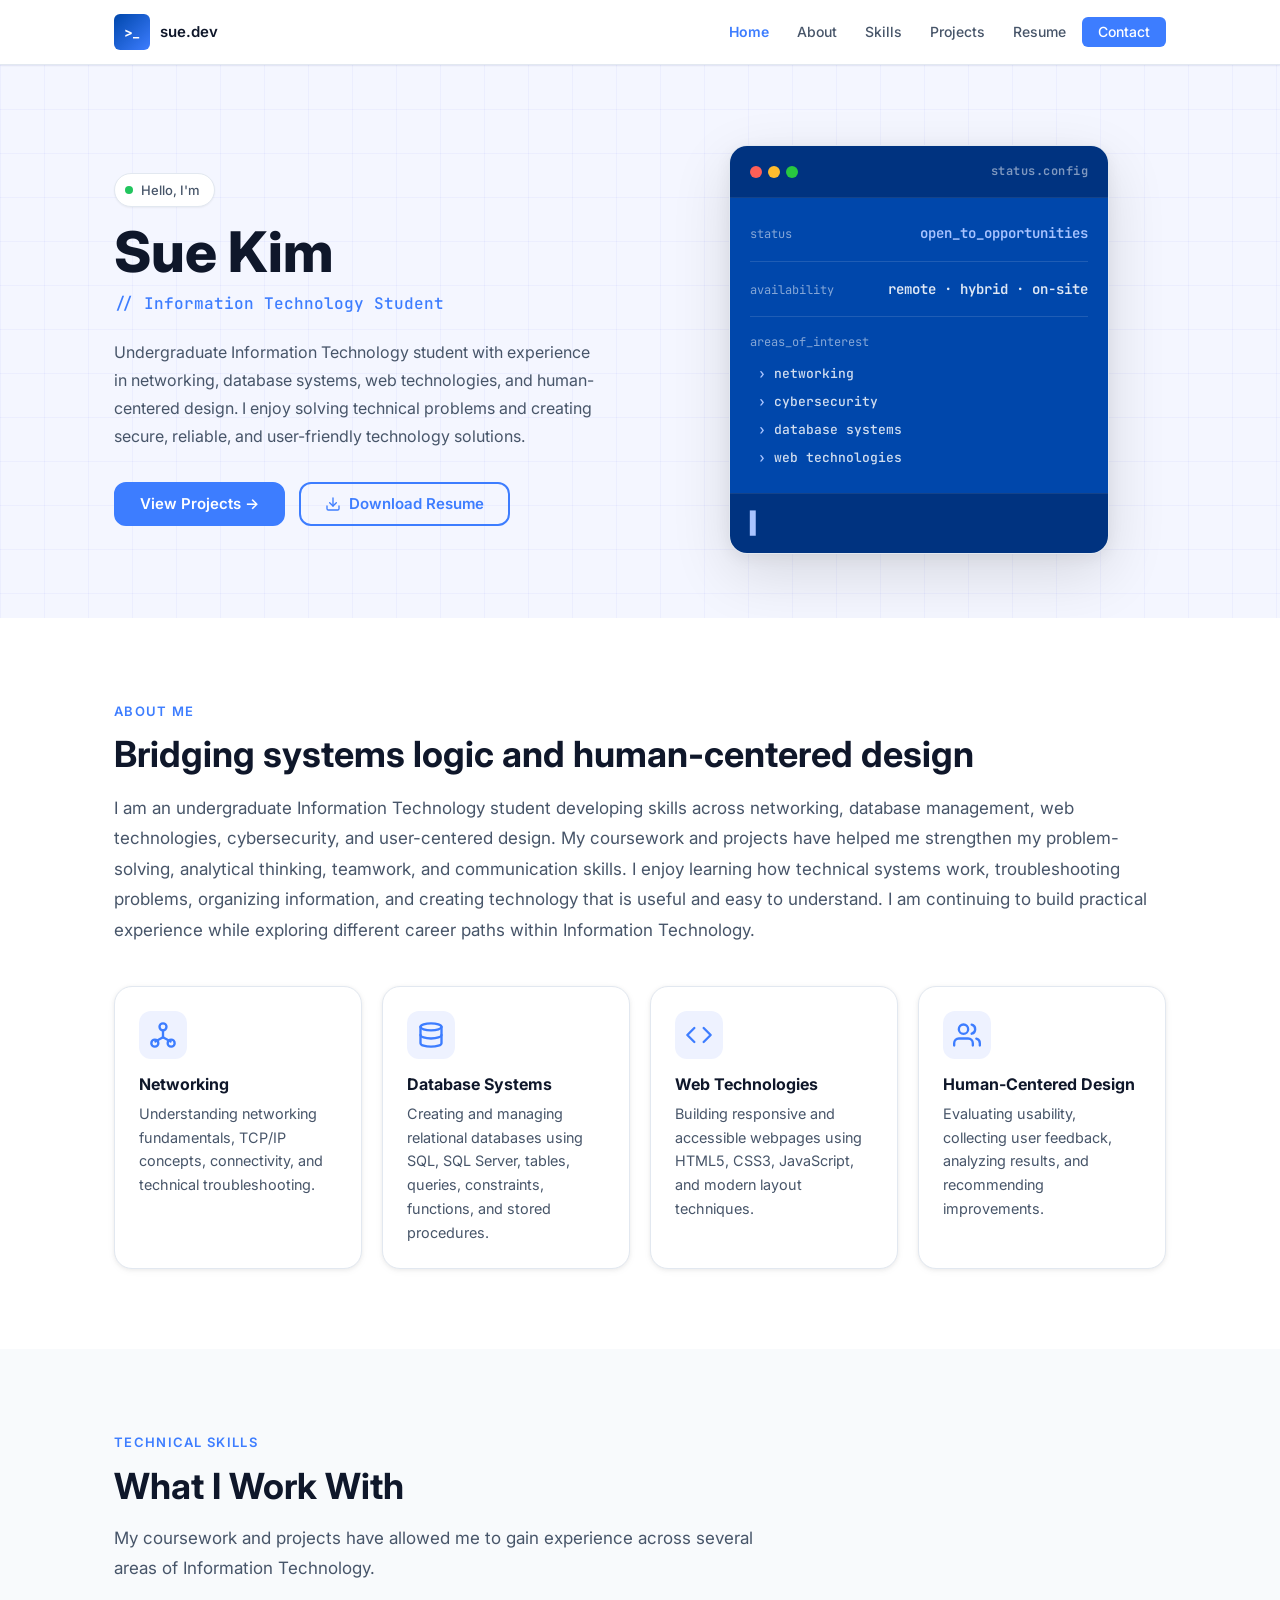
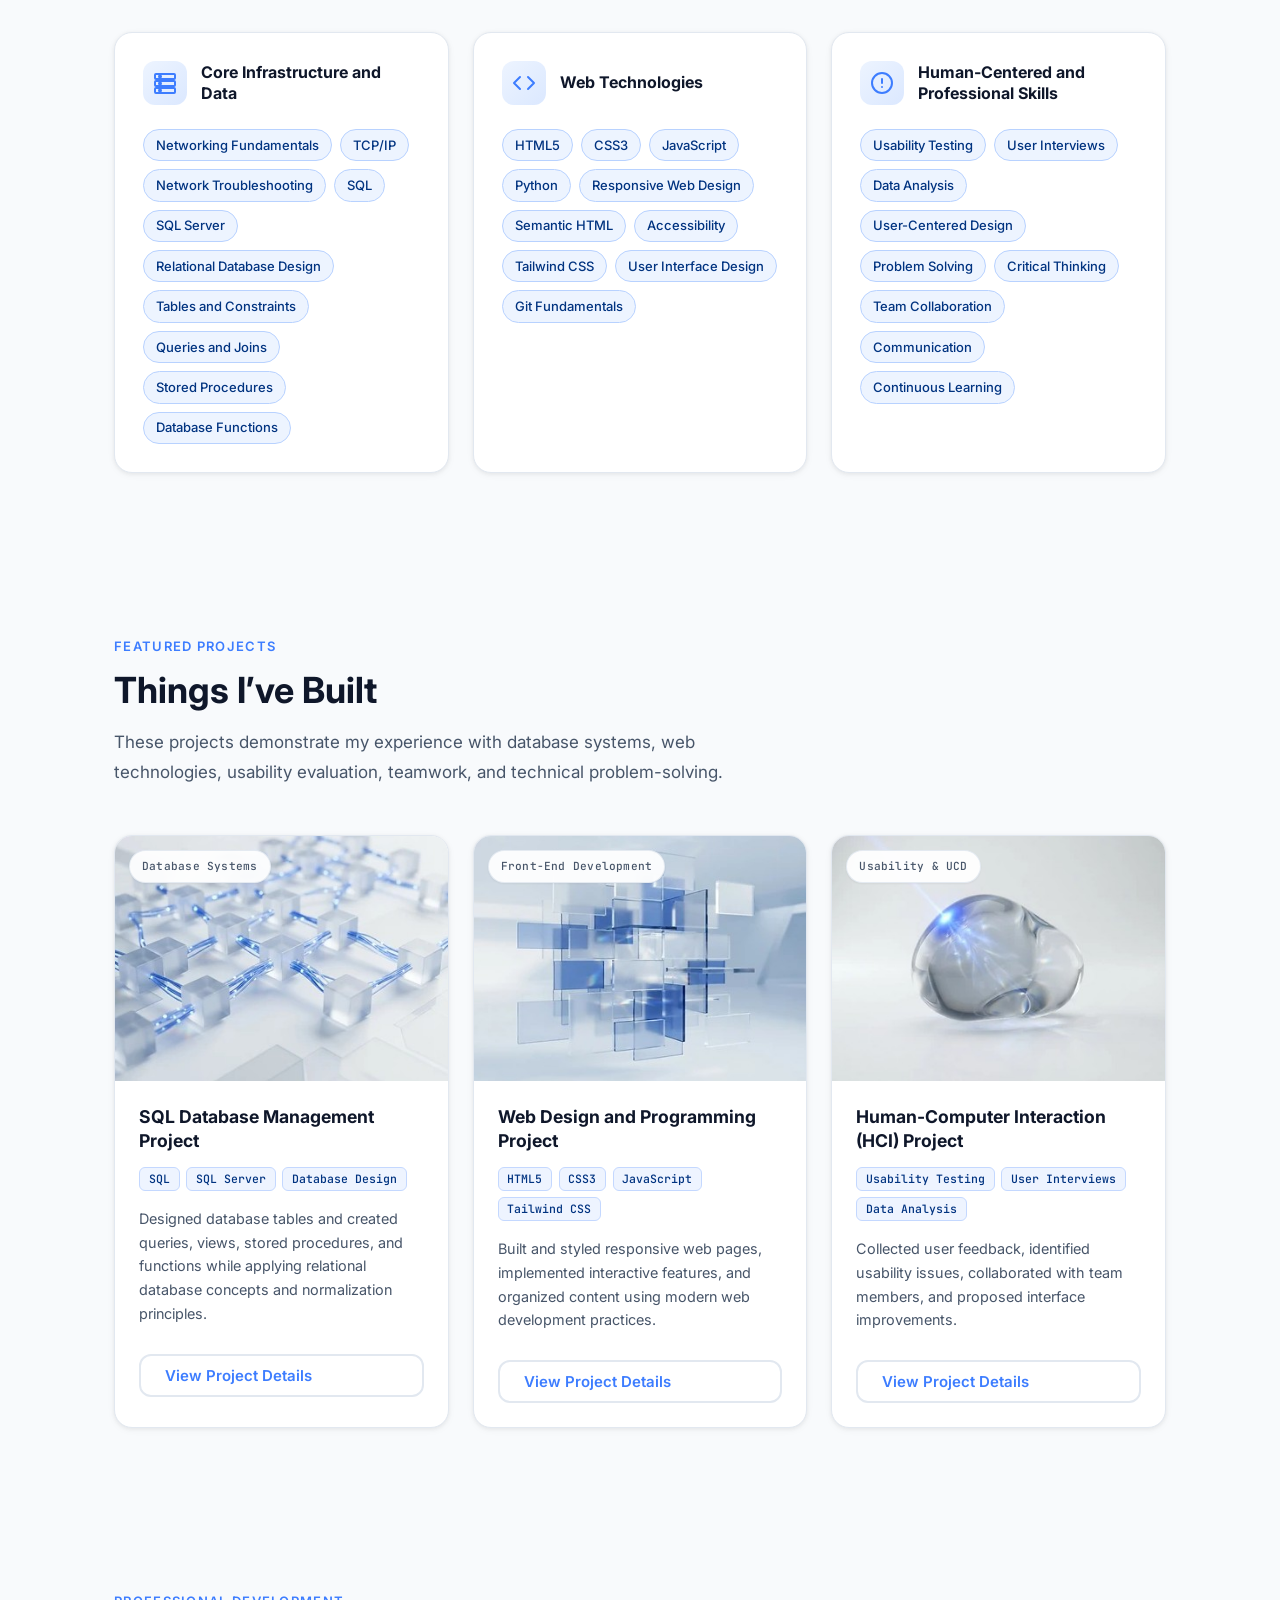
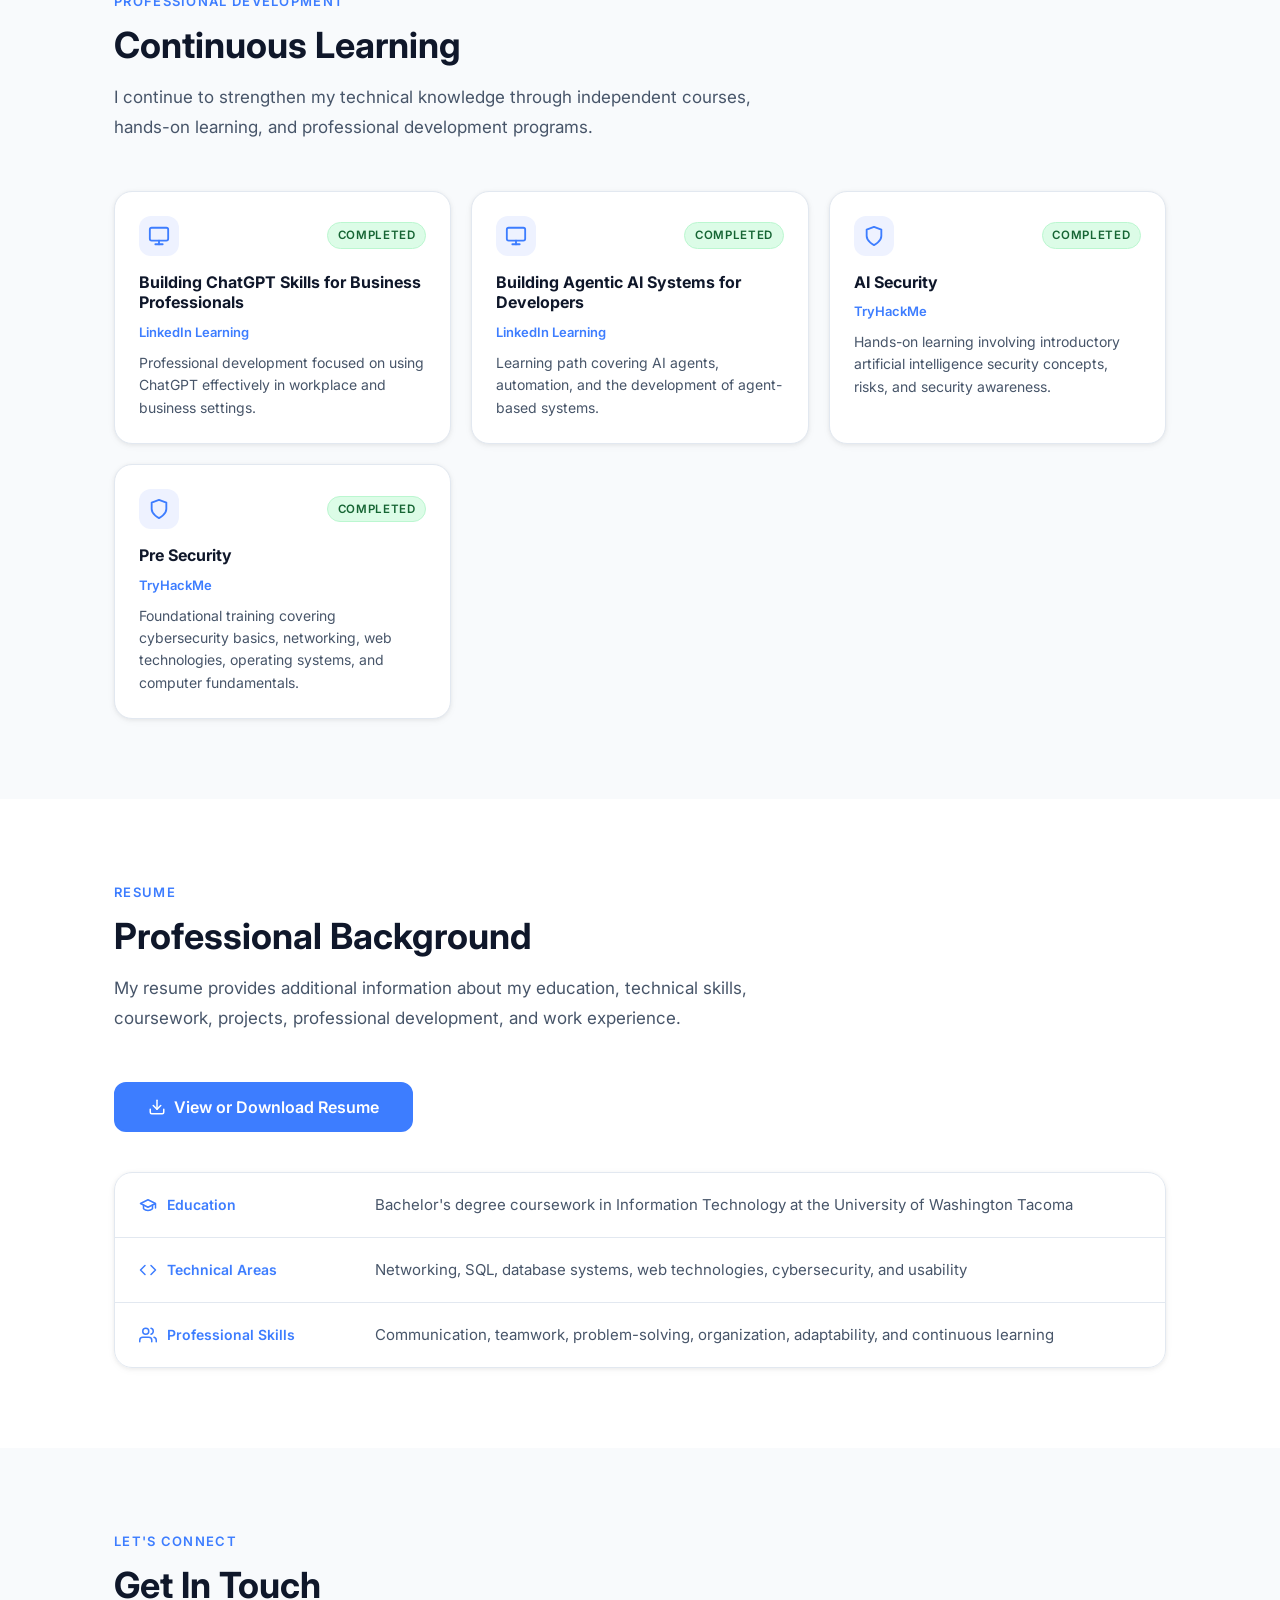
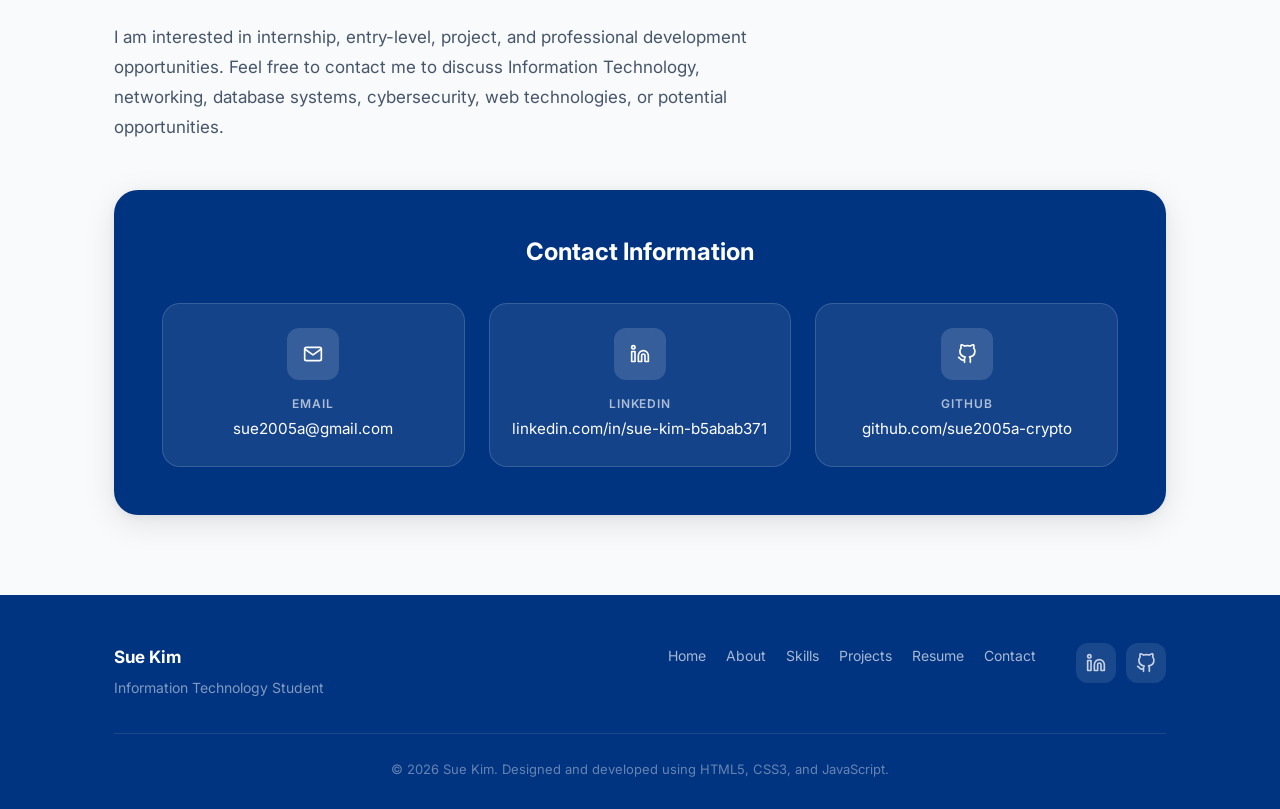
<file: index.html>
<!DOCTYPE html>
<html lang="en">
<head>

<!-- Google tag (gtag.js) -->
<script async src="https://www.googletagmanager.com/gtag/js?id=G-QMGFPJV13S"></script>
<script>
  window.dataLayer = window.dataLayer || [];
  function gtag(){dataLayer.push(arguments);}
  gtag('js', new Date());

  gtag('config', 'G-QMGFPJV13S');
</script>

  
  <meta charset="UTF-8" />
  <meta name="viewport" content="width=device-width, initial-scale=1.0" />
  <meta name="description" content="Portfolio of an undergraduate Information Technology student with experience in networking, database systems, web technologies, and human-centered design." />
  <title>Sue Kim — IT Student Portfolio</title>
  <link rel="preconnect" href="https://fonts.googleapis.com" />
  <link rel="preconnect" href="https://fonts.gstatic.com" crossorigin />
  <link href="https://fonts.googleapis.com/css2?family=Inter:wght@300;400;500;600;700&family=JetBrains+Mono:wght@400;500&display=swap" rel="stylesheet" />
  <link rel="stylesheet" href="styles.css" />
</head>

  
<body>

  <!-- Skip navigation link for keyboard users -->
  <a href="#main-content" class="skip-link">Skip to main content</a>

  <!-- ============================================================
       NAVIGATION
       ============================================================ -->
  <header class="site-header" role="banner">
    <nav class="nav" role="navigation" aria-label="Primary navigation">
      <div class="nav-container">
        <!-- Logo / Name -->
        <a href="#home" class="nav-logo" aria-label="Go to home">
          <span class="nav-logo-initials" aria-hidden="true">&gt;_</span>
          <span class="nav-logo-text">sue.dev</span>
        </a>

        <!-- Desktop nav links -->
        <ul class="nav-links" role="list">
          <li><a href="#home" class="nav-link">Home</a></li>
          <li><a href="#about" class="nav-link">About</a></li>
          <li><a href="#skills" class="nav-link">Skills</a></li>
          <li><a href="#projects" class="nav-link">Projects</a></li>
          <li><a href="#resume" class="nav-link">Resume</a></li>
          <li><a href="#contact" class="nav-link nav-link--cta">Contact</a></li>
        </ul>

        <!-- Hamburger button (mobile) -->
        <button
          class="nav-hamburger"
          id="nav-hamburger"
          aria-label="Open navigation menu"
          aria-expanded="false"
          aria-controls="mobile-menu"
        >
          <span class="hamburger-bar"></span>
          <span class="hamburger-bar"></span>
          <span class="hamburger-bar"></span>
        </button>
      </div>

      <!-- Mobile menu -->
      <div class="mobile-menu" id="mobile-menu" aria-hidden="true" role="dialog" aria-label="Navigation menu">
        <ul class="mobile-nav-links" role="list">
          <li><a href="#home" class="mobile-nav-link">Home</a></li>
          <li><a href="#about" class="mobile-nav-link">About</a></li>
          <li><a href="#skills" class="mobile-nav-link">Skills</a></li>
          <li><a href="#projects" class="mobile-nav-link">Projects</a></li>
          <li><a href="#resume" class="mobile-nav-link">Resume</a></li>
          <li><a href="#contact" class="mobile-nav-link">Contact</a></li>
        </ul>
      </div>
    </nav>
  </header>

  <!-- ============================================================
       MAIN CONTENT
       ============================================================ -->
  <main id="main-content">

    <!-- ============================================================
         HERO SECTION
         ============================================================ -->
    <section id="home" class="section hero" aria-labelledby="hero-heading">
      <div class="container hero-container">

        <!-- Left: text content -->
        <div class="hero-content reveal">
          <p class="hero-label">Hello, I'm</p>
          <h1 id="hero-heading" class="hero-name">Sue Kim</h1>
          <p class="hero-title">// Information Technology Student</p>
          <p class="hero-intro">
            Undergraduate Information Technology student with experience in networking, database systems,
            web technologies, and human-centered design. I enjoy solving technical problems and creating
            secure, reliable, and user-friendly technology solutions.
          </p>
          <div class="hero-actions">
            <a href="#projects" class="btn btn--primary" id="btn-view-projects">View Projects &rarr;</a>
            <a
              href="Resume_SK_it.pdf"
              class="btn btn--secondary"
              target="_blank"
              rel="noopener noreferrer"
              aria-label="Download resume (opens in new tab)"
            >
              <svg xmlns="http://www.w3.org/2000/svg" width="16" height="16" viewBox="0 0 24 24" fill="none" stroke="currentColor" stroke-width="2" stroke-linecap="round" stroke-linejoin="round" aria-hidden="true"><path d="M21 15v4a2 2 0 0 1-2 2H5a2 2 0 0 1-2-2v-4"/><polyline points="7 10 12 15 17 10"/><line x1="12" y1="15" x2="12" y2="3"/></svg>
              Download Resume
            </a>
          </div>
        </div>

        <!-- Right: profile card -->
      <div class="hero-card-wrap reveal reveal--delay">
        <div class="profile-card" aria-label="Professional profile status">
      
          <div class="profile-card__header">
            <div class="profile-card__dots" aria-hidden="true">
              <span class="dot dot--red"></span>
              <span class="dot dot--yellow"></span>
              <span class="dot dot--green"></span>
            </div>
      
            <span class="profile-card__label">status.config</span>
          </div>
      
          <div class="profile-card__body">
      
            <div class="profile-card__row">
              <span class="profile-card__key">status</span>
              <span class="profile-card__value profile-card__value--highlight">
                open_to_opportunities
              </span>
            </div>
      
            <div class="profile-card__divider"></div>
      
            <div class="profile-card__row">
              <span class="profile-card__key">availability</span>
              <span class="profile-card__value">
                remote · hybrid · on-site
              </span>
            </div>
      
            <div class="profile-card__divider"></div>
      
            <div class="profile-card__row profile-card__row--block">
              <span class="profile-card__key">areas_of_interest</span>
      
              <ul class="profile-card__interests" role="list">
                <li class="profile-card__interest">networking</li>
                <li class="profile-card__interest">cybersecurity</li>
                <li class="profile-card__interest">database systems</li>
                <li class="profile-card__interest">web technologies</li>
              </ul>
            </div>
      
          </div>
      
          <div class="profile-card__footer" aria-hidden="true">
            <span class="blinking-cursor">▌</span>
          </div>
      
        </div>
      </div>
    </section>

    <!-- ============================================================
         ABOUT SECTION
         ============================================================ -->
    <section id="about" class="section about" aria-labelledby="about-heading">
      <div class="container">
        <div class="section-label reveal">About Me</div>
        <h2 id="about-heading" class="section-title reveal">Bridging systems logic and human-centered design</h2>

        <div class="about-layout">
          <div class="about-text reveal">
            <p>
              I am an undergraduate Information Technology student developing skills across networking,
              database management, web technologies, cybersecurity, and user-centered design. My coursework
              and projects have helped me strengthen my problem-solving, analytical thinking, teamwork, and
              communication skills. I enjoy learning how technical systems work, troubleshooting problems,
              organizing information, and creating technology that is useful and easy to understand. I am
              continuing to build practical experience while exploring different career paths within
              Information Technology.
            </p>
          </div>

          <div class="about-cards">

            <article class="about-card reveal" aria-labelledby="card-networking">
              <div class="about-card__icon" aria-hidden="true">
                <svg xmlns="http://www.w3.org/2000/svg" width="28" height="28" viewBox="0 0 24 24" fill="none" stroke="currentColor" stroke-width="2" stroke-linecap="round" stroke-linejoin="round" aria-hidden="true" focusable="false"><circle cx="12" cy="5" r="3"/><circle cx="5" cy="19" r="3"/><circle cx="19" cy="19" r="3"/><line x1="12" y1="8" x2="12" y2="14"/><line x1="12" y1="14" x2="5.5" y2="17.5"/><line x1="12" y1="14" x2="18.5" y2="17.5"/></svg>
              </div>
              <h3 id="card-networking" class="about-card__title">Networking</h3>
              <p class="about-card__desc">Understanding networking fundamentals, TCP/IP concepts, connectivity, and technical troubleshooting.</p>
            </article>

            <article class="about-card reveal" aria-labelledby="card-database">
              <div class="about-card__icon" aria-hidden="true">
                <svg xmlns="http://www.w3.org/2000/svg" width="28" height="28" viewBox="0 0 24 24" fill="none" stroke="currentColor" stroke-width="2" stroke-linecap="round" stroke-linejoin="round" aria-hidden="true" focusable="false"><ellipse cx="12" cy="5" rx="9" ry="3"/><path d="M21 12c0 1.66-4 3-9 3s-9-1.34-9-3"/><path d="M3 5v14c0 1.66 4 3 9 3s9-1.34 9-3V5"/></svg>
              </div>
              <h3 id="card-database" class="about-card__title">Database Systems</h3>
              <p class="about-card__desc">Creating and managing relational databases using SQL, SQL Server, tables, queries, constraints, functions, and stored procedures.</p>
            </article>

            <article class="about-card reveal" aria-labelledby="card-web">
              <div class="about-card__icon" aria-hidden="true">
                <svg xmlns="http://www.w3.org/2000/svg" width="28" height="28" viewBox="0 0 24 24" fill="none" stroke="currentColor" stroke-width="2" stroke-linecap="round" stroke-linejoin="round" aria-hidden="true" focusable="false"><polyline points="16 18 22 12 16 6"/><polyline points="8 6 2 12 8 18"/></svg>
              </div>
              <h3 id="card-web" class="about-card__title">Web Technologies</h3>
              <p class="about-card__desc">Building responsive and accessible webpages using HTML5, CSS3, JavaScript, and modern layout techniques.</p>
            </article>

            <article class="about-card reveal" aria-labelledby="card-hcd">
              <div class="about-card__icon" aria-hidden="true">
                <svg xmlns="http://www.w3.org/2000/svg" width="28" height="28" viewBox="0 0 24 24" fill="none" stroke="currentColor" stroke-width="2" stroke-linecap="round" stroke-linejoin="round" aria-hidden="true" focusable="false"><path d="M17 21v-2a4 4 0 0 0-4-4H5a4 4 0 0 0-4 4v2"/><circle cx="9" cy="7" r="4"/><path d="M23 21v-2a4 4 0 0 0-3-3.87"/><path d="M16 3.13a4 4 0 0 1 0 7.75"/></svg>
              </div>
              <h3 id="card-hcd" class="about-card__title">Human-Centered Design</h3>
              <p class="about-card__desc">Evaluating usability, collecting user feedback, analyzing results, and recommending improvements.</p>
            </article>

          </div>
        </div>
      </div>
    </section>

    <!-- ============================================================
         SKILLS SECTION
         ============================================================ -->
    <section id="skills" class="section skills" aria-labelledby="skills-heading">
      <div class="container">
        <div class="section-label reveal">Technical Skills</div>
        <h2 id="skills-heading" class="section-title reveal">What I Work With</h2>
        <p class="section-intro reveal">My coursework and projects have allowed me to gain experience across several areas of Information Technology.</p>

        <div class="skills-grid">

          <article class="skill-card reveal" aria-labelledby="skill-infra">
            <div class="skill-card__header">
              <div class="skill-card__icon" aria-hidden="true">
                <svg xmlns="http://www.w3.org/2000/svg" width="24" height="24" viewBox="0 0 24 24" fill="none" stroke="currentColor" stroke-width="2" stroke-linecap="round" stroke-linejoin="round"><rect x="2" y="3" width="20" height="5" rx="1"/><rect x="2" y="10" width="20" height="5" rx="1"/><rect x="2" y="17" width="20" height="5" rx="1"/><circle cx="7" cy="5.5" r="1" fill="currentColor"/><circle cx="7" cy="12.5" r="1" fill="currentColor"/><circle cx="7" cy="19.5" r="1" fill="currentColor"/></svg>
              </div>
              <h3 id="skill-infra" class="skill-card__title">Core Infrastructure and Data</h3>
            </div>
            <ul class="skill-tags" role="list" aria-label="Core infrastructure and data skills">
              <li class="skill-tag">Networking Fundamentals</li>
              <li class="skill-tag">TCP/IP</li>
              <li class="skill-tag">Network Troubleshooting</li>
              <li class="skill-tag">SQL</li>
              <li class="skill-tag">SQL Server</li>
              <li class="skill-tag">Relational Database Design</li>
              <li class="skill-tag">Tables and Constraints</li>
              <li class="skill-tag">Queries and Joins</li>
              <li class="skill-tag">Stored Procedures</li>
              <li class="skill-tag">Database Functions</li>
            </ul>
          </article>

          <article class="skill-card reveal" aria-labelledby="skill-web">
            <div class="skill-card__header">
              <div class="skill-card__icon" aria-hidden="true">
                <svg xmlns="http://www.w3.org/2000/svg" width="24" height="24" viewBox="0 0 24 24" fill="none" stroke="currentColor" stroke-width="2" stroke-linecap="round" stroke-linejoin="round"><polyline points="16 18 22 12 16 6"/><polyline points="8 6 2 12 8 18"/></svg>
              </div>
              <h3 id="skill-web" class="skill-card__title">Web Technologies</h3>
            </div>
            <ul class="skill-tags" role="list" aria-label="Web technology skills">
              <li class="skill-tag">HTML5</li>
              <li class="skill-tag">CSS3</li>
              <li class="skill-tag">JavaScript</li>
              <li class="skill-tag">Python</li>
              <li class="skill-tag">Responsive Web Design</li>
              <li class="skill-tag">Semantic HTML</li>
              <li class="skill-tag">Accessibility</li>
              <li class="skill-tag">Tailwind CSS</li>
              <li class="skill-tag">User Interface Design</li>
              <li class="skill-tag">Git Fundamentals</li>
            </ul>
          </article>

          <article class="skill-card reveal" aria-labelledby="skill-hcd">
            <div class="skill-card__header">
              <div class="skill-card__icon" aria-hidden="true">
                <svg xmlns="http://www.w3.org/2000/svg" width="24" height="24" viewBox="0 0 24 24" fill="none" stroke="currentColor" stroke-width="2" stroke-linecap="round" stroke-linejoin="round"><circle cx="12" cy="12" r="10"/><line x1="12" y1="8" x2="12" y2="12"/><line x1="12" y1="16" x2="12.01" y2="16"/></svg>
              </div>
              <h3 id="skill-hcd" class="skill-card__title">Human-Centered and Professional Skills</h3>
            </div>
            <ul class="skill-tags" role="list" aria-label="Human-centered and professional skills">
              <li class="skill-tag">Usability Testing</li>
              <li class="skill-tag">User Interviews</li>
              <li class="skill-tag">Data Analysis</li>
              <li class="skill-tag">User-Centered Design</li>
              <li class="skill-tag">Problem Solving</li>
              <li class="skill-tag">Critical Thinking</li>
              <li class="skill-tag">Team Collaboration</li>
              <li class="skill-tag">Communication</li>
              <li class="skill-tag">Continuous Learning</li>
            </ul>
          </article>

        </div>
      </div>
    </section>

<!-- ============================================================
     PROJECTS SECTION
     ============================================================ -->
<section
  id="projects"
  class="section projects"
  aria-labelledby="projects-heading"
>
  <div class="container">

    <div class="section-label reveal">
      Featured Projects
    </div>

    <h2 id="projects-heading" class="section-title reveal">
      Things I’ve Built
    </h2>

    <p class="section-intro reveal">
      These projects demonstrate my experience with database systems,
      web technologies, usability evaluation, teamwork, and technical
      problem-solving.
    </p>

    <div class="projects-grid">

      <!-- ========================================================
           PROJECT 1: SQL DATABASE
           ======================================================== -->
      <article
        class="project-card reveal"
        aria-labelledby="project-sql-title"
      >

        <div class="project-card__image-wrapper">
          <img
            src="images/sql_card.jpg"
            alt="SQL Database Management Project showing database systems and connected data"
            class="project-card__image"
            loading="lazy"
          >

          <span class="project-card__image-label">
            Database Systems
          </span>
        </div>

        <div class="project-card__content">

          <h3
            id="project-sql-title"
            class="project-card__title"
          >
            SQL Database Management Project
          </h3>

          <ul
            class="project-tech-list"
            role="list"
            aria-label="SQL project technologies"
          >
            <li class="project-tech">SQL</li>
            <li class="project-tech">SQL Server</li>
            <li class="project-tech">Database Design</li>
          </ul>

          <p class="project-card__desc">
            Designed database tables and created queries, views, stored
            procedures, and functions while applying relational database
            concepts and normalization principles.
          </p>

          <button
            type="button"
            class="btn btn--outline project-btn"
            data-modal="modal-sql"
            aria-haspopup="dialog"
            aria-label="View details for SQL Database Management Project"
          >
            View Project Details
          </button>

        </div>
      </article>


      <!-- ========================================================
           PROJECT 2: WEB DESIGN
           ======================================================== -->
      <article
        class="project-card reveal"
        aria-labelledby="project-web-title"
      >

        <div class="project-card__image-wrapper">
          <img
            src="images/web_card.jpg"
            alt="Web Design and Programming Project showing a modern responsive website design"
            class="project-card__image"
            loading="lazy"
          >

          <span class="project-card__image-label">
            Front-End Development
          </span>
        </div>

        <div class="project-card__content">

          <h3
            id="project-web-title"
            class="project-card__title"
          >
            Web Design and Programming Project
          </h3>

          <ul
            class="project-tech-list"
            role="list"
            aria-label="Web project technologies"
          >
            <li class="project-tech">HTML5</li>
            <li class="project-tech">CSS3</li>
            <li class="project-tech">JavaScript</li>
            <li class="project-tech">Tailwind CSS</li>
          </ul>

          <p class="project-card__desc">
            Built and styled responsive web pages, implemented interactive
            features, and organized content using modern web development
            practices.
          </p>

          <button
            type="button"
            class="btn btn--outline project-btn"
            data-modal="modal-web"
            aria-haspopup="dialog"
            aria-label="View details for Web Design and Programming Project"
          >
            View Project Details
          </button>

        </div>
      </article>


      <!-- ========================================================
           PROJECT 3: HCI
           ======================================================== -->
      <article
        class="project-card reveal"
        aria-labelledby="project-hci-title"
      >

        <div class="project-card__image-wrapper">
          <img
            src="images/hci_card.jpg"
            alt="Human-Computer Interaction Project representing usability and user-centered design"
            class="project-card__image"
            loading="lazy"
          >

          <span class="project-card__image-label">
            Usability &amp; UCD
          </span>
        </div>

        <div class="project-card__content">

          <h3
            id="project-hci-title"
            class="project-card__title"
          >
            Human-Computer Interaction (HCI) Project
          </h3>

          <ul
            class="project-tech-list"
            role="list"
            aria-label="HCI project methods"
          >
            <li class="project-tech">Usability Testing</li>
            <li class="project-tech">User Interviews</li>
            <li class="project-tech">Data Analysis</li>
          </ul>

          <p class="project-card__desc">
            Collected user feedback, identified usability issues,
            collaborated with team members, and proposed interface
            improvements.
          </p>

          <button
            type="button"
            class="btn btn--outline project-btn"
            data-modal="modal-hci"
            aria-haspopup="dialog"
            aria-label="View details for Human-Computer Interaction Project"
          >
            View Project Details
          </button>


        </div>
      </article>

    </div>
  </div>
</section>

    <!-- ============================================================
         CERTIFICATIONS SECTION
         ============================================================ -->

    <section
      id="certifications"
      class="section certifications"
      aria-labelledby="cert-heading"
    >
      <div class="container">
    
        <div class="section-label reveal">
          Professional Development
        </div>
    
        <h2 id="cert-heading" class="section-title reveal">
          Continuous Learning
        </h2>
    
        <p class="section-intro reveal">
          I continue to strengthen my technical knowledge through independent
          courses, hands-on learning, and professional development programs.
        </p>
    
        <div class="cert-grid">
    
          <!-- LinkedIn Learning: ChatGPT -->
          <article
            class="cert-card reveal"
            aria-labelledby="cert-chatgpt"
          >
            <div class="cert-card__header">
              <div class="cert-card__icon" aria-hidden="true">
                <svg
                  xmlns="http://www.w3.org/2000/svg"
                  width="22"
                  height="22"
                  viewBox="0 0 24 24"
                  fill="none"
                  stroke="currentColor"
                  stroke-width="2"
                  stroke-linecap="round"
                  stroke-linejoin="round"
                >
                  <rect x="2" y="3" width="20" height="14" rx="2" />
                  <path d="M8 21h8" />
                  <path d="M12 17v4" />
                </svg>
              </div>
    
              <span class="cert-badge cert-badge--completed">
                Completed
              </span>
            </div>
    
            <h3 id="cert-chatgpt" class="cert-card__title">
              Building ChatGPT Skills for Business Professionals
            </h3>
    
            <p class="cert-card__org">
              LinkedIn Learning
            </p>
    
            <p class="cert-card__desc">
              Professional development focused on using ChatGPT effectively
              in workplace and business settings.
            </p>
          </article>
    
          <!-- LinkedIn Learning: Agentic AI -->
          <article
            class="cert-card reveal"
            aria-labelledby="cert-agentic-ai"
          >
            <div class="cert-card__header">
              <div class="cert-card__icon" aria-hidden="true">
                <svg
                  xmlns="http://www.w3.org/2000/svg"
                  width="22"
                  height="22"
                  viewBox="0 0 24 24"
                  fill="none"
                  stroke="currentColor"
                  stroke-width="2"
                  stroke-linecap="round"
                  stroke-linejoin="round"
                >
                  <rect x="2" y="3" width="20" height="14" rx="2" />
                  <path d="M8 21h8" />
                  <path d="M12 17v4" />
                </svg>
              </div>
    
              <span class="cert-badge cert-badge--completed">
                Completed
              </span>
            </div>
    
            <h3 id="cert-agentic-ai" class="cert-card__title">
              Building Agentic AI Systems for Developers
            </h3>
    
            <p class="cert-card__org">
              LinkedIn Learning
            </p>
    
            <p class="cert-card__desc">
              Learning path covering AI agents, automation, and the
              development of agent-based systems.
            </p>
          </article>
    
          <!-- TryHackMe: AI Security -->
          <article
            class="cert-card reveal"
            aria-labelledby="cert-ai-security"
          >
            <div class="cert-card__header">
              <div class="cert-card__icon" aria-hidden="true">
                <svg
                  xmlns="http://www.w3.org/2000/svg"
                  width="22"
                  height="22"
                  viewBox="0 0 24 24"
                  fill="none"
                  stroke="currentColor"
                  stroke-width="2"
                  stroke-linecap="round"
                  stroke-linejoin="round"
                >
                  <path d="M12 22s8-4 8-10V5l-8-3-8 3v7c0 6 8 10 8 10z" />
                </svg>
              </div>
    
              <span class="cert-badge cert-badge--completed">
                Completed
              </span>
            </div>
    
            <h3 id="cert-ai-security" class="cert-card__title">
              AI Security
            </h3>
    
            <p class="cert-card__org">
              TryHackMe
            </p>
    
            <p class="cert-card__desc">
              Hands-on learning involving introductory artificial intelligence
              security concepts, risks, and security awareness.
            </p>
          </article>
    
          <!-- TryHackMe: Pre Security -->
          <article
            class="cert-card reveal"
            aria-labelledby="cert-pre-security"
          >
            <div class="cert-card__header">
              <div class="cert-card__icon" aria-hidden="true">
                <svg
                  xmlns="http://www.w3.org/2000/svg"
                  width="22"
                  height="22"
                  viewBox="0 0 24 24"
                  fill="none"
                  stroke="currentColor"
                  stroke-width="2"
                  stroke-linecap="round"
                  stroke-linejoin="round"
                >
                  <path d="M12 22s8-4 8-10V5l-8-3-8 3v7c0 6 8 10 8 10z" />
                </svg>
              </div>
    
              <span class="cert-badge cert-badge--completed">
                Completed
              </span>
            </div>
    
            <h3 id="cert-pre-security" class="cert-card__title">
              Pre Security
            </h3>
    
            <p class="cert-card__org">
              TryHackMe
            </p>
    
            <p class="cert-card__desc">
              Foundational training covering cybersecurity basics, networking,
              web technologies, operating systems, and computer fundamentals.
            </p>
          </article>
    
        </div>
      </div>
    </section>

    <!-- ============================================================
         RESUME SECTION
         ============================================================ -->
    <section id="resume" class="section resume-section" aria-labelledby="resume-heading">
      <div class="container">
        <div class="section-label reveal">Resume</div>
        <h2 id="resume-heading" class="section-title reveal">Professional Background</h2>
        <p class="section-intro reveal">My resume provides additional information about my education, technical skills, coursework, projects, professional development, and work experience.</p>

        <div class="resume-layout">
          <div class="resume-download reveal">
            <a
              href="Resume_SK_it.pdf"
              class="btn btn--primary btn--lg"
              target="_blank"
              rel="noopener noreferrer"
              aria-label="View or download resume (opens in new tab)"
            >
              <svg xmlns="http://www.w3.org/2000/svg" width="18" height="18" viewBox="0 0 24 24" fill="none" stroke="currentColor" stroke-width="2" stroke-linecap="round" stroke-linejoin="round" aria-hidden="true"><path d="M21 15v4a2 2 0 0 1-2 2H5a2 2 0 0 1-2-2v-4"/><polyline points="7 10 12 15 17 10"/><line x1="12" y1="15" x2="12" y2="3"/></svg>
              View or Download Resume
            </a>
          </div>

          <div class="resume-summary reveal">
            <dl class="resume-summary__list">
              <div class="resume-summary__item">
                <dt class="resume-summary__label">
                  <svg xmlns="http://www.w3.org/2000/svg" width="18" height="18" viewBox="0 0 24 24" fill="none" stroke="currentColor" stroke-width="2" stroke-linecap="round" stroke-linejoin="round" aria-hidden="true"><path d="M22 10v6M2 10l10-5 10 5-10 5z"/><path d="M6 12v5c3 3 9 3 12 0v-5"/></svg>
                  Education
                </dt>
                <dd class="resume-summary__value">Bachelor's degree coursework in Information Technology at the University of Washington Tacoma</dd>
              </div>
              <div class="resume-summary__item">
                <dt class="resume-summary__label">
                  <svg xmlns="http://www.w3.org/2000/svg" width="18" height="18" viewBox="0 0 24 24" fill="none" stroke="currentColor" stroke-width="2" stroke-linecap="round" stroke-linejoin="round" aria-hidden="true"><polyline points="16 18 22 12 16 6"/><polyline points="8 6 2 12 8 18"/></svg>
                  Technical Areas
                </dt>
                <dd class="resume-summary__value">Networking, SQL, database systems, web technologies, cybersecurity, and usability</dd>
              </div>
              <div class="resume-summary__item">
                <dt class="resume-summary__label">
                  <svg xmlns="http://www.w3.org/2000/svg" width="18" height="18" viewBox="0 0 24 24" fill="none" stroke="currentColor" stroke-width="2" stroke-linecap="round" stroke-linejoin="round" aria-hidden="true"><path d="M17 21v-2a4 4 0 0 0-4-4H5a4 4 0 0 0-4 4v2"/><circle cx="9" cy="7" r="4"/><path d="M23 21v-2a4 4 0 0 0-3-3.87"/><path d="M16 3.13a4 4 0 0 1 0 7.75"/></svg>
                  Professional Skills
                </dt>
                <dd class="resume-summary__value">Communication, teamwork, problem-solving, organization, adaptability, and continuous learning</dd>
              </div>
            </dl>
          </div>
        </div>
      </div>
    </section>

    <!-- ============================================================
         CONTACT SECTION
         ============================================================ -->
    <section id="contact" class="section contact" aria-labelledby="contact-heading">
      <div class="container">
        <div class="section-label reveal">Let's Connect</div>
        <h2 id="contact-heading" class="section-title reveal">Get In Touch</h2>
        <p class="section-intro reveal">I am interested in internship, entry-level, project, and professional development opportunities. Feel free to contact me to discuss Information Technology, networking, database systems, cybersecurity, web technologies, or potential opportunities.</p>

        <div class="contact-layout">

          <!-- Contact info -->
          <div class="contact-info reveal">
            <div class="contact-info__card">
              <h3 class="contact-info__heading">Contact Information</h3>

              <ul class="contact-methods" role="list">
                <li class="contact-method">
                  <div class="contact-method__icon" aria-hidden="true">
                    <svg xmlns="http://www.w3.org/2000/svg" width="20" height="20" viewBox="0 0 24 24" fill="none" stroke="currentColor" stroke-width="2" stroke-linecap="round" stroke-linejoin="round"><path d="M4 4h16c1.1 0 2 .9 2 2v12c0 1.1-.9 2-2 2H4c-1.1 0-2-.9-2-2V6c0-1.1.9-2 2-2z"/><polyline points="22,6 12,13 2,6"/></svg>
                  </div>
                  <div class="contact-method__detail">
                    <span class="contact-method__label">Email</span>
                    <a href="mailto:sue2005a@gmail.com" class="contact-method__value">sue2005a@gmail.com</a>
                  </div>
                </li>
                <li class="contact-method">
                  <div class="contact-method__icon" aria-hidden="true">
                    <svg xmlns="http://www.w3.org/2000/svg" width="20" height="20" viewBox="0 0 24 24" fill="none" stroke="currentColor" stroke-width="2" stroke-linecap="round" stroke-linejoin="round"><path d="M16 8a6 6 0 0 1 6 6v7h-4v-7a2 2 0 0 0-2-2 2 2 0 0 0-2 2v7h-4v-7a6 6 0 0 1 6-6z"/><rect x="2" y="9" width="4" height="12"/><circle cx="4" cy="4" r="2"/></svg>
                  </div>
                  <div class="contact-method__detail">
                    <span class="contact-method__label">LinkedIn</span>
                    <a
                      href="https://www.linkedin.com/in/sue-kim-b5abab371"
                      class="contact-method__value"
                      target="_blank"
                      rel="noopener noreferrer"
                      aria-label="LinkedIn profile (opens in new tab)"
                    >linkedin.com/in/sue-kim-b5abab371</a>
                  </div>
                </li>
                <li class="contact-method">
                  <div class="contact-method__icon" aria-hidden="true">
                    <svg xmlns="http://www.w3.org/2000/svg" width="20" height="20" viewBox="0 0 24 24" fill="none" stroke="currentColor" stroke-width="2" stroke-linecap="round" stroke-linejoin="round"><path d="M9 19c-5 1.5-5-2.5-7-3m14 6v-3.87a3.37 3.37 0 0 0-.94-2.61c3.14-.35 6.44-1.54 6.44-7A5.44 5.44 0 0 0 20 4.77 5.07 5.07 0 0 0 19.91 1S18.73.65 16 2.48a13.38 13.38 0 0 0-7 0C6.27.65 5.09 1 5.09 1A5.07 5.07 0 0 0 5 4.77a5.44 5.44 0 0 0-1.5 3.78c0 5.42 3.3 6.61 6.44 7A3.37 3.37 0 0 0 9 18.13V22"/></svg>
                  </div>
                  <div class="contact-method__detail">
                    <span class="contact-method__label">GitHub</span>
                    <a
                      href="https://github.com/sue2005a-crypto"
                      class="contact-method__value"
                      target="_blank"
                      rel="noopener noreferrer"
                      aria-label="GitHub profile (opens in new tab)"
                    >github.com/sue2005a-crypto</a>
                  </div>
                </li>
              </ul>
            </div>
          </div>

    

        </div>
      </div>
    </section>

  </main>

  <!-- ============================================================
       FOOTER
       ============================================================ -->
  <footer class="site-footer" role="contentinfo">
    <div class="container footer-container">
      <div class="footer-top">
        <div class="footer-brand">
          <p class="footer-name">Sue Kim</p>
          <p class="footer-tagline">Information Technology Student</p>
        </div>
        <nav class="footer-nav" aria-label="Footer navigation">
          <ul role="list">
            <li><a href="#home" class="footer-link">Home</a></li>
            <li><a href="#about" class="footer-link">About</a></li>
            <li><a href="#skills" class="footer-link">Skills</a></li>
            <li><a href="#projects" class="footer-link">Projects</a></li>
            <li><a href="#resume" class="footer-link">Resume</a></li>
            <li><a href="#contact" class="footer-link">Contact</a></li>
          </ul>
        </nav>
        <div class="footer-social">
          <a
            href="https://www.linkedin.com/in/sue-kim-b5abab371"
            class="footer-social-link"
            target="_blank"
            rel="noopener noreferrer"
            aria-label="LinkedIn profile (opens in new tab)"
          >
            <svg xmlns="http://www.w3.org/2000/svg" width="20" height="20" viewBox="0 0 24 24" fill="none" stroke="currentColor" stroke-width="2" stroke-linecap="round" stroke-linejoin="round" aria-hidden="true"><path d="M16 8a6 6 0 0 1 6 6v7h-4v-7a2 2 0 0 0-2-2 2 2 0 0 0-2 2v7h-4v-7a6 6 0 0 1 6-6z"/><rect x="2" y="9" width="4" height="12"/><circle cx="4" cy="4" r="2"/></svg>
          </a>
          <a
            href="https://github.com/sue2005a-crypto"
            class="footer-social-link"
            target="_blank"
            rel="noopener noreferrer"
            aria-label="GitHub profile (opens in new tab)"
          >
            <svg xmlns="http://www.w3.org/2000/svg" width="20" height="20" viewBox="0 0 24 24" fill="none" stroke="currentColor" stroke-width="2" stroke-linecap="round" stroke-linejoin="round" aria-hidden="true"><path d="M9 19c-5 1.5-5-2.5-7-3m14 6v-3.87a3.37 3.37 0 0 0-.94-2.61c3.14-.35 6.44-1.54 6.44-7A5.44 5.44 0 0 0 20 4.77 5.07 5.07 0 0 0 19.91 1S18.73.65 16 2.48a13.38 13.38 0 0 0-7 0C6.27.65 5.09 1 5.09 1A5.07 5.07 0 0 0 5 4.77a5.44 5.44 0 0 0-1.5 3.78c0 5.42 3.3 6.61 6.44 7A3.37 3.37 0 0 0 9 18.13V22"/></svg>
          </a>
        </div>
      </div>
      <div class="footer-bottom">
        <p class="footer-copy">
          &copy; <span id="footer-year"></span> Sue Kim. Designed and developed using HTML5, CSS3, and JavaScript.
        </p>
      </div>
    </div>
  </footer>

  <!-- ============================================================
       SCROLL TO TOP BUTTON
       ============================================================ -->
  <button
    class="scroll-top-btn"
    id="scroll-top-btn"
    aria-label="Scroll to top of page"
    title="Back to top"
    hidden
  >
    <svg xmlns="http://www.w3.org/2000/svg" width="20" height="20" viewBox="0 0 24 24" fill="none" stroke="currentColor" stroke-width="2.5" stroke-linecap="round" stroke-linejoin="round" aria-hidden="true"><polyline points="18 15 12 9 6 15"/></svg>
  </button>

  <!-- ============================================================
       PROJECT MODALS
       ============================================================ -->

  <!-- Modal: SQL Project -->
  <div
    class="modal-overlay"
    id="modal-sql"
    role="dialog"
    aria-modal="true"
    aria-labelledby="modal-sql-title"
    hidden
  >
    <div class="modal-container">
      <button class="modal-close" aria-label="Close SQL project details dialog">
        <svg xmlns="http://www.w3.org/2000/svg" width="22" height="22" viewBox="0 0 24 24" fill="none" stroke="currentColor" stroke-width="2" stroke-linecap="round" stroke-linejoin="round" aria-hidden="true"><line x1="18" y1="6" x2="6" y2="18"/><line x1="6" y1="6" x2="18" y2="18"/></svg>
      </button>
      <div class="modal-body">
        <span class="modal-category">Database Systems</span>
        <h2 id="modal-sql-title" class="modal-title">SQL Database Management Project</h2>

        <section class="modal-section" aria-label="Project overview">
          <h3 class="modal-section-title">Overview</h3>
          <p>A comprehensive relational database management project built using SQL Server. The project involved designing and implementing a complete database from the ground up, applying industry-standard database design principles and SQL programming techniques.</p>
        </section>

        <section class="modal-section" aria-label="Objective">
          <h3 class="modal-section-title">Objective</h3>
          <p>Design, create, and manage a relational database system that demonstrates proper data organization, integrity, and retrieval capabilities using SQL Server and structured query language.</p>
        </section>

        <section class="modal-section" aria-label="My role">
          <h3 class="modal-section-title">My Role</h3>
          <p>Designed and implemented all database components including schema design, table relationships, data validation, and query logic. Responsible for applying normalization concepts and writing SQL code for views, stored procedures, and functions.</p>
        </section>

        <section class="modal-section" aria-label="Technologies">
          <h3 class="modal-section-title">Technologies Used</h3>
          <ul class="modal-tag-list" role="list">
            <li class="modal-tag">SQL</li>
            <li class="modal-tag">SQL Server</li>
            <li class="modal-tag">Relational Database Design</li>
            <li class="modal-tag">Database Normalization</li>
          </ul>
        </section>

        <section class="modal-section" aria-label="Challenges">
          <h3 class="modal-section-title">Challenges</h3>
          <p>Ensuring proper normalization while maintaining query performance, and managing referential integrity across multiple related tables with composite key relationships.</p>
        </section>

        <section class="modal-section" aria-label="Solutions">
          <h3 class="modal-section-title">Solutions</h3>
          <p>Applied database normalization principles methodically and used SQL Server's constraint system to enforce data integrity. Designed stored procedures to encapsulate complex logic and improve maintainability.</p>
        </section>

        <section class="modal-section" aria-label="Skills gained">
          <h3 class="modal-section-title">Skills Gained</h3>
          <ul class="modal-skills-list" role="list">
            <li>Database creation and schema design</li>
            <li>Table relationships with primary and composite keys</li>
            <li>Data validation with constraints</li>
            <li>Writing SQL queries and joins</li>
            <li>Creating views for data abstraction</li>
            <li>Developing stored procedures and functions</li>
            <li>Database normalization (1NF, 2NF, 3NF)</li>
          </ul>
        </section>


      </div>
    </div>
  </div>

  <!-- Modal: Web Project -->
  <div
    class="modal-overlay"
    id="modal-web"
    role="dialog"
    aria-modal="true"
    aria-labelledby="modal-web-title"
    hidden
  >
    <div class="modal-container">
      <button class="modal-close" aria-label="Close Web project details dialog">
        <svg xmlns="http://www.w3.org/2000/svg" width="22" height="22" viewBox="0 0 24 24" fill="none" stroke="currentColor" stroke-width="2" stroke-linecap="round" stroke-linejoin="round" aria-hidden="true"><line x1="18" y1="6" x2="6" y2="18"/><line x1="6" y1="6" x2="18" y2="18"/></svg>
      </button>
      <div class="modal-body">
        <span class="modal-category">Web Technologies</span>
        <h2 id="modal-web-title" class="modal-title">Web Design and Programming Project</h2>

        <section class="modal-section" aria-label="Project overview">
          <h3 class="modal-section-title">Overview</h3>
          <p>A responsive web development project that demonstrates proficiency in modern front-end technologies. The project involved building a complete, accessible, and mobile-friendly website using HTML5, CSS3, JavaScript, and Tailwind CSS.</p>
        </section>

        <section class="modal-section" aria-label="Objective">
          <h3 class="modal-section-title">Objective</h3>
          <p>Design and develop a responsive, accessible website that follows modern web standards, implements semantic HTML structure, and provides a positive user experience across different screen sizes and devices.</p>
        </section>

        <section class="modal-section" aria-label="My role">
          <h3 class="modal-section-title">My Role</h3>
          <p>Planned the content structure, designed the visual layout, wrote all HTML and CSS, implemented JavaScript for interactive features, and tested the website across different screen sizes to ensure responsive behavior.</p>
        </section>

        <section class="modal-section" aria-label="Technologies">
          <h3 class="modal-section-title">Technologies Used</h3>
          <ul class="modal-tag-list" role="list">
            <li class="modal-tag">HTML5</li>
            <li class="modal-tag">CSS3</li>
            <li class="modal-tag">JavaScript</li>
            <li class="modal-tag">Tailwind CSS</li>
            <li class="modal-tag">Responsive Design</li>
          </ul>
        </section>

        <section class="modal-section" aria-label="Challenges">
          <h3 class="modal-section-title">Challenges</h3>
          <p>Creating a consistent, accessible layout that works well across a wide range of screen sizes, and ensuring interactive JavaScript features were both functional and keyboard-accessible.</p>
        </section>

        <section class="modal-section" aria-label="Solutions">
          <h3 class="modal-section-title">Solutions</h3>
          <p>Used CSS custom properties and flexible grid/flexbox layouts to achieve responsive behavior. Followed WCAG accessibility guidelines and tested keyboard navigation to ensure all interactive elements were usable without a mouse.</p>
        </section>

        <section class="modal-section" aria-label="Skills gained">
          <h3 class="modal-section-title">Skills Gained</h3>
          <ul class="modal-skills-list" role="list">
            <li>Responsive layouts with CSS Grid and Flexbox</li>
            <li>Semantic HTML structure and accessibility</li>
            <li>CSS custom properties and modern styling techniques</li>
            <li>Interactive features with vanilla JavaScript</li>
            <li>Content organization and user-friendly navigation</li>
            <li>Cross-device testing and debugging</li>
          </ul>
        </section>

  <!-- image for scrn shot web -->
        <section class="modal-section" aria-label="Screenshot">
          <h3 class="modal-section-title"></h3>
        
          <div class="modal-screenshot">
            <img
              src="images/web-project.jpg"
              alt="Screenshot of the Web Design and Programming Project"
              class="modal-screenshot__image"
            >
          </div>
        </section>

      </div>
    </div>
  </div>

  <!-- Modal: HCI Project -->
  <div
    class="modal-overlay"
    id="modal-hci"
    role="dialog"
    aria-modal="true"
    aria-labelledby="modal-hci-title"
    hidden
  >
    <div class="modal-container">
      <button class="modal-close" aria-label="Close HCI project details dialog">
        <svg xmlns="http://www.w3.org/2000/svg" width="22" height="22" viewBox="0 0 24 24" fill="none" stroke="currentColor" stroke-width="2" stroke-linecap="round" stroke-linejoin="round" aria-hidden="true"><line x1="18" y1="6" x2="6" y2="18"/><line x1="6" y1="6" x2="18" y2="18"/></svg>
      </button>
      <div class="modal-body">
        <span class="modal-category">User Experience</span>
        <h2 id="modal-hci-title" class="modal-title">Human-Computer Interaction Project</h2>

        <section class="modal-section" aria-label="Project overview">
          <h3 class="modal-section-title">Overview</h3>
          <p>A team-based usability evaluation and user research project focused on assessing a software application from the user's perspective. The project involved structured evaluation methods, data collection, and evidence-based design recommendations.</p>
        </section>

        <section class="modal-section" aria-label="Objective">
          <h3 class="modal-section-title">Objective</h3>
          <p>Evaluate the usability of a software application by collecting user feedback, identifying usability problems, analyzing findings systematically, and proposing actionable design improvements based on user-centered design principles.</p>
        </section>

        <section class="modal-section" aria-label="My role">
          <h3 class="modal-section-title">My Role</h3>
          <p>Collaborated with team members to plan and conduct usability sessions, facilitate user interviews, document findings, analyze the collected data, and present improvement recommendations to address identified usability issues.</p>
        </section>

        <section class="modal-section" aria-label="Methods and tools">
          <h3 class="modal-section-title">Methods and Tools</h3>
          <ul class="modal-tag-list" role="list">
            <li class="modal-tag">Usability Testing</li>
            <li class="modal-tag">User Interviews</li>
            <li class="modal-tag">Data Analysis</li>
            <li class="modal-tag">User-Centered Design</li>
            <li class="modal-tag">Team Collaboration</li>
          </ul>
        </section>

        <section class="modal-section" aria-label="Challenges">
          <h3 class="modal-section-title">Challenges</h3>
          <p>Coordinating team responsibilities during evaluation sessions, maintaining objectivity while analyzing qualitative feedback, and translating diverse user observations into prioritized, actionable recommendations.</p>
        </section>

        <section class="modal-section" aria-label="Solutions">
          <h3 class="modal-section-title">Solutions</h3>
          <p>Established clear team roles before each session, used structured note-taking templates to capture consistent data, and applied affinity mapping to organize and prioritize findings before developing recommendations.</p>
        </section>

        <section class="modal-section" aria-label="Skills gained">
          <h3 class="modal-section-title">Skills Gained</h3>
          <ul class="modal-skills-list" role="list">
            <li>Collecting and organizing user feedback</li>
            <li>Identifying and categorizing usability issues</li>
            <li>Analyzing qualitative and quantitative results</li>
            <li>Team collaboration and communication</li>
            <li>Presenting design recommendations</li>
            <li>Applying user-centered design principles</li>
          </ul>
        </section>
<!-- Scrn shot Image -->
       <section class="modal-section" aria-label="Screenshot">
        <h3 class="modal-section-title">Tabloid</h3>
      
        <div class="modal-screenshot">
          <img
            src="images/hci-project.jpg"
            alt="Screenshot of the Human-Computer Interaction Project"
            class="modal-screenshot__image"
          >
        </div>
      </section>

        
      </div>
    </div>
  </div>

  <script src="script.js"></script>
</body>
</html>
</file>
<file: styles.css>
/* ============================================================
   CSS CUSTOM PROPERTIES (Design Tokens)
   ============================================================ */
:root {
  /* Colors */
  --color-primary: #0047AB;        /* Cobalt Blue */
  --color-primary-dark: #003380;   /* Darker cobalt */
  --color-primary-light: #3D7DFF;  /* Lighter cobalt */
  --color-accent: #5B8CFF;         /* Accent blue */
  --color-accent-light: #A9C4FF;   /* Light accent */

  /* Background colors */
  --color-bg: #ffffff;
  --color-bg-secondary: #f8fafc;
  --color-bg-tertiary: #eef4ff;
  --color-bg-card: #ffffff;
  --color-bg-nav: rgba(255, 255, 255, 0.97);

  /* Text colors */
  --color-text: #0f172a;
  --color-text-secondary: #475569;
  --color-text-muted: #94a3b8;
  --color-text-light: #ffffff;

  /* Border */
  --color-border: #e2e8f0;
  --color-border-focus: #3D7DFF;


  /* Shadows */
  --shadow-xs: 0 1px 2px rgba(0, 0, 0, 0.05);
  --shadow-sm: 0 1px 4px rgba(0, 0, 0, 0.06), 0 2px 8px rgba(0, 0, 0, 0.04);
  --shadow-md: 0 4px 16px rgba(0, 0, 0, 0.08), 0 1px 4px rgba(0, 0, 0, 0.04);
  --shadow-lg: 0 8px 32px rgba(0, 0, 0, 0.10), 0 2px 8px rgba(0, 0, 0, 0.05);
  --shadow-xl: 0 20px 60px rgba(0, 0, 0, 0.12), 0 4px 16px rgba(0, 0, 0, 0.06);
  --shadow-focus: 0 0 0 3px rgba(79, 70, 229, 0.25);

  /* Border radius */
  --radius-sm: 6px;
  --radius-md: 12px;
  --radius-lg: 18px;
  --radius-xl: 24px;
  --radius-full: 9999px;

  /* Max content width */
  --max-width: 1100px;

  /* Spacing */
  --section-padding: 5rem 0;
  --section-padding-mobile: 3.5rem 0;

  /* Typography */
  --font-sans: 'Inter', -apple-system, BlinkMacSystemFont, 'Segoe UI', sans-serif;
  --font-mono: 'JetBrains Mono', 'Fira Code', 'Cascadia Code', monospace;

  /* Transitions */
  --transition: 200ms ease;
  --transition-slow: 350ms ease;
}

/* ============================================================
   RESET AND GLOBAL STYLES
   ============================================================ */
*,
*::before,
*::after {
  box-sizing: border-box;
  margin: 0;
  padding: 0;
}

html {
  scroll-behavior: smooth;
  -webkit-text-size-adjust: 100%;
}

@media (prefers-reduced-motion: reduce) {
  html { scroll-behavior: auto; }
  *, *::before, *::after {
    animation-duration: 0.01ms !important;
    animation-iteration-count: 1 !important;
    transition-duration: 0.01ms !important;
  }
}

body {
  font-family: var(--font-sans);
  font-size: 1rem;
  line-height: 1.6;
  color: var(--color-text);
  background-color: var(--color-bg);
  -webkit-font-smoothing: antialiased;
  overflow-x: hidden;
}

img {
  max-width: 100%;
  height: auto;
  display: block;
}

ul, ol {
  list-style: none;
}

a {
  color: var(--color-primary-light);
  text-decoration: none;
  transition: color var(--transition);
}

a:hover {
  color: var(--color-primary);
}

button {
  cursor: pointer;
  font-family: inherit;
  border: none;
  background: none;
}

/* ============================================================
   ACCESSIBILITY
   ============================================================ */

/* Skip to main content */
.skip-link {
  position: absolute;
  top: -100%;
  left: 1rem;
  z-index: 9999;
  padding: 0.5rem 1.25rem;
  background: var(--color-primary);
  color: #fff;
  border-radius: var(--radius-sm);
  font-weight: 600;
  font-size: 0.875rem;
  transition: top 0.2s;
}

.skip-link:focus {
  top: 1rem;
  color: #fff;
}

/* Visible focus indicators */
:focus-visible {
  outline: 2px solid var(--color-border-focus);
  outline-offset: 2px;
  border-radius: var(--radius-sm);
}

/* ============================================================
   TYPOGRAPHY
   ============================================================ */
h1, h2, h3, h4, h5, h6 {
  font-weight: 700;
  line-height: 1.2;
  color: var(--color-text);
}

p {
  color: var(--color-text-secondary);
  line-height: 1.75;
}

/* ============================================================
   LAYOUT UTILITIES
   ============================================================ */
.container {
  max-width: var(--max-width);
  margin: 0 auto;
  padding: 0 1.5rem;
}

.section {
  padding: var(--section-padding);
}

.section-label {
  display: inline-block;
  font-size: 0.8125rem;
  font-weight: 600;
  letter-spacing: 0.1em;
  text-transform: uppercase;
  color: var(--color-primary-light);
  margin-bottom: 0.75rem;
}

.section-title {
  font-size: clamp(1.75rem, 4vw, 2.25rem);
  font-weight: 700;
  color: var(--color-text);
  margin-bottom: 1rem;
}

.section-intro {
  max-width: 640px;
  color: var(--color-text-secondary);
  font-size: 1.0625rem;
  line-height: 1.75;
  margin-bottom: 3rem;
}

/* ============================================================
   BUTTONS
   ============================================================ */
.btn {
  display: inline-flex;
  align-items: center;
  gap: 0.5rem;
  padding: 0.75rem 1.5rem;
  border-radius: var(--radius-md);
  font-size: 0.9375rem;
  font-weight: 600;
  font-family: inherit;
  line-height: 1;
  text-decoration: none;
  transition: background-color var(--transition), color var(--transition),
              border-color var(--transition), box-shadow var(--transition),
              transform var(--transition);
  cursor: pointer;
  border: 2px solid transparent;
  white-space: nowrap;
}

.btn:active {
  transform: translateY(1px);
}

.btn--primary {
  background-color: var(--color-primary-light);
  color: #fff;
  border-color: var(--color-primary-light);
}

.btn--primary:hover {
  background-color: var(--color-primary);
  border-color: var(--color-primary);
  color: #fff;
  box-shadow: var(--shadow-md);
}

.btn--secondary {
  background-color: transparent;
  color: var(--color-primary-light);
  border-color: var(--color-primary-light);
}

.btn--secondary:hover {
  background-color: var(--color-primary-light);
  color: #fff;
}

.btn--outline {
  background-color: transparent;
  color: var(--color-primary-light);
  border-color: var(--color-border);
}

.btn--outline:hover {
  border-color: var(--color-primary-light);
  background-color: #eef2ff;
  color: var(--color-primary-light);
}

.btn--sm {
  padding: 0.5rem 1rem;
  font-size: 0.875rem;
}

.btn--lg {
  padding: 0.9rem 2rem;
  font-size: 1rem;
}

.btn--full {
  width: 100%;
  justify-content: center;
}

/* ============================================================
   NAVIGATION
   ============================================================ */
.site-header {
  position: sticky;
  top: 0;
  z-index: 100;
  background: var(--color-bg-nav);
  backdrop-filter: blur(12px);
  -webkit-backdrop-filter: blur(12px);
  border-bottom: 1px solid var(--color-border);
  box-shadow: var(--shadow-xs);
}

.nav {
  position: relative;
}

.nav-container {
  max-width: var(--max-width);
  margin: 0 auto;
  padding: 0 1.5rem;
  height: 64px;
  display: flex;
  align-items: center;
  justify-content: space-between;
  gap: 1.5rem;
}

/* Logo */
.nav-logo {
  display: flex;
  align-items: center;
  gap: 0.6rem;
  text-decoration: none;
  flex-shrink: 0;
}

.nav-logo-initials {
  width: 36px;
  height: 36px;
  background: linear-gradient(135deg, var(--color-primary), var(--color-primary-light));
  color: #fff;
  font-size: 0.8125rem;
  font-weight: 700;
  border-radius: var(--radius-sm);
  display: flex;
  align-items: center;
  justify-content: center;
  letter-spacing: 0.05em;
}

.nav-logo-text {
  font-size: 0.9375rem;
  font-weight: 600;
  color: var(--color-text);
}

/* Desktop nav links */
.nav-links {
  display: flex;
  align-items: center;
  gap: 0.25rem;
}

.nav-link {
  padding: 0.4rem 0.75rem;
  font-size: 0.875rem;
  font-weight: 500;
  color: var(--color-text-secondary);
  border-radius: var(--radius-sm);
  text-decoration: none;
  transition: color var(--transition), background-color var(--transition);
}

.nav-link:hover {
  color: var(--color-primary-light);
  background-color: #eef2ff;
}

.nav-link.active {
  color: var(--color-primary-light);
  font-weight: 600;
}

.nav-link--cta {
  background-color: var(--color-primary-light);
  color: #fff;
  padding: 0.4rem 1rem;
}

.nav-link--cta:hover {
  background-color: var(--color-primary);
  color: #fff;
}

/* Hamburger */
.nav-hamburger {
  display: none;
  flex-direction: column;
  justify-content: center;
  gap: 5px;
  width: 40px;
  height: 40px;
  padding: 6px;
  border-radius: var(--radius-sm);
  background: none;
  border: none;
  cursor: pointer;
  transition: background-color var(--transition);
  flex-shrink: 0;
}

.nav-hamburger:hover {
  background-color: var(--color-bg-tertiary);
}

.hamburger-bar {
  display: block;
  width: 100%;
  height: 2px;
  background-color: var(--color-text);
  border-radius: 2px;
  transition: transform var(--transition), opacity var(--transition), width var(--transition);
  transform-origin: center;
}

/* Hamburger open state */
.nav-hamburger[aria-expanded="true"] .hamburger-bar:nth-child(1) {
  transform: translateY(7px) rotate(45deg);
}
.nav-hamburger[aria-expanded="true"] .hamburger-bar:nth-child(2) {
  opacity: 0;
  transform: scaleX(0);
}
.nav-hamburger[aria-expanded="true"] .hamburger-bar:nth-child(3) {
  transform: translateY(-7px) rotate(-45deg);
}

/* Mobile menu */
.mobile-menu {
  display: none;
  position: absolute;
  top: 100%;
  left: 0;
  right: 0;
  background: #fff;
  border-top: 1px solid var(--color-border);
  border-bottom: 1px solid var(--color-border);
  box-shadow: var(--shadow-md);
  padding: 1rem 1.5rem;
  z-index: 99;
}

.mobile-menu.is-open {
  display: block;
}

.mobile-nav-links {
  display: flex;
  flex-direction: column;
  gap: 0.25rem;
}

.mobile-nav-link {
  display: block;
  padding: 0.75rem 1rem;
  font-size: 0.9375rem;
  font-weight: 500;
  color: var(--color-text-secondary);
  border-radius: var(--radius-sm);
  text-decoration: none;
  transition: color var(--transition), background-color var(--transition);
}

.mobile-nav-link:hover {
  color: var(--color-primary-light);
  background-color: #eef2ff;
}

/* ============================================================
   HERO SECTION
   ============================================================ */
.hero {
  background-color: #f4f6ff;
  padding: 5rem 0 4rem;
  position: relative;
  overflow: hidden;
}

.hero::before {
  content: '';
  position: absolute;
  inset: 0;
  background-image:
    linear-gradient(rgba(99, 102, 241, 0.06) 1px, transparent 1px),
    linear-gradient(90deg, rgba(99, 102, 241, 0.06) 1px, transparent 1px);
  background-size: 44px 44px;
  pointer-events: none;
}

.hero-container {
  display: grid;
  grid-template-columns: 1fr 1fr;
  align-items: center;
  gap: 4rem;
  position: relative;
  z-index: 1;
}

.hero-label {
  display: inline-flex;
  align-items: center;
  gap: 0.5rem;
  font-size: 0.8125rem;
  font-weight: 500;
  color: var(--color-text-secondary);
  background: #fff;
  border: 1px solid var(--color-border);
  border-radius: var(--radius-full);
  padding: 0.3rem 0.875rem 0.3rem 0.625rem;
  margin-bottom: 1rem;
  box-shadow: var(--shadow-xs);
}

.hero-label::before {
  content: '';
  display: inline-block;
  width: 8px;
  height: 8px;
  background: #22c55e;
  border-radius: 50%;
  flex-shrink: 0;
}

.hero-name {
  font-size: clamp(2.5rem, 6vw, 3.5rem);
  font-weight: 800;
  color: var(--color-text);
  margin-bottom: 0.5rem;
  line-height: 1.05;
}

.hero-title {
  font-family: var(--font-mono);
  font-size: 1rem;
  font-weight: 500;
  color: var(--color-primary-light);
  margin-bottom: 1.25rem;
}

.hero-intro {
  font-size: 1rem;
  color: var(--color-text-secondary);
  line-height: 1.75;
  margin-bottom: 2rem;
  max-width: 480px;
}

.hero-actions {
  display: flex;
  gap: 0.875rem;
  flex-wrap: wrap;
}

/* Profile card */
.hero-card-wrap {
  display: flex;
  justify-content: center;
  align-items: center;
}

.profile-card {
  width: 100%;
  max-width: 380px;
  overflow: hidden;
  border: 1px solid var(--color-border);
  border-radius: var(--radius-lg);
  background: var(--color-bg-card);
  box-shadow: var(--shadow-xl);
  font-family: var(--font-mono);
}

/* Header */
.profile-card__header {
  display: flex;
  align-items: center;
  justify-content: space-between;
  padding: 1rem 1.25rem;
  background: var(--color-primary-dark);
  border-bottom: 1px solid rgba(255, 255, 255, 0.08);
}

.profile-card__dots {
  display: flex;
  gap: 6px;
}

.dot {
  width: 12px;
  height: 12px;
  border-radius: 50%;
}

.dot--red {
  background: #ff5f57;
}

.dot--yellow {
  background: #febc2e;
}

.dot--green {
  background: #28c840;
}

.profile-card__label {
  color: rgba(255, 255, 255, 0.5);
  font-size: 0.75rem;
  font-weight: 600;
  letter-spacing: 0.04em;
}

/* Main body */
.profile-card__body {
  display: flex;
  flex-direction: column;
  gap: 1rem;
  padding: 1.5rem 1.25rem;
  background: var(--color-primary);
}

.profile-card__row {
  display: grid;
  grid-template-columns: 90px minmax(0, 1fr);
  align-items: baseline;
  gap: 0.75rem;
}

.profile-card__row--block {
  grid-template-columns: 1fr;
  gap: 0.75rem;
}

.profile-card__divider {
  height: 1px;
  background: rgba(255, 255, 255, 0.12);
}

.profile-card__key {
  color: rgba(255, 255, 255, 0.52);
  font-size: 0.75rem;
  white-space: nowrap;
}

.profile-card__value {
  color: rgba(255, 255, 255, 0.88);
  font-size: 0.875rem;
  font-weight: 600;
  text-align: right;
  word-break: break-word;
}

.profile-card__value--highlight {
  color: var(--color-accent-light);
}

/* Interests list */
.profile-card__interests {
  display: flex;
  flex-direction: column;
  gap: 0.45rem;
  margin: 0;
  padding: 0 0 0 0.5rem;
}

.profile-card__interest {
  position: relative;
  padding-left: 1rem;
  color: rgba(255, 255, 255, 0.82);
  font-size: 0.8125rem;
  font-weight: 500;
}

.profile-card__interest::before {
  content: "›";
  position: absolute;
  left: 0;
  color: var(--color-accent-light);
  font-weight: 700;
}

/* Footer */
.profile-card__footer {
  min-height: 50px;
  display: flex;
  align-items: center;
  padding: 0.875rem 1.25rem;
  background: var(--color-primary-dark);
  border-top: 1px solid rgba(255, 255, 255, 0.08);
}

.blinking-cursor {
  color: var(--color-accent-light);
  font-family: var(--font-mono);
  font-size: 1.2rem;
  animation: blink 1.2s step-end infinite;
}

@keyframes blink {
  0%,
  100% {
    opacity: 1;
  }

  50% {
    opacity: 0;
  }
}

/* ============================================================
   ABOUT SECTION
   ============================================================ */
.about {
  background: var(--color-bg);
}

.about-layout {
  display: grid;
  grid-template-columns: 1fr;
  gap: 2.5rem;
}

.about-text p {
  font-size: 1.0625rem;
  line-height: 1.8;
  color: var(--color-text-secondary);
}

.about-cards {
  display: grid;
  grid-template-columns: repeat(auto-fit, minmax(240px, 1fr));
  gap: 1.25rem;
}

.about-card {
  background: var(--color-bg-card);
  border: 1px solid var(--color-border);
  border-radius: var(--radius-lg);
  padding: 1.5rem;
  box-shadow: var(--shadow-sm);
  transition: box-shadow var(--transition), transform var(--transition),
              border-color var(--transition);
}

.about-card:hover {
  box-shadow: var(--shadow-md);
  transform: translateY(-2px);
  border-color: #c7d2fe;
}

.about-card__icon {
  width: 48px;
  height: 48px;
  background: #eef2ff;
  border-radius: var(--radius-md);
  display: flex;
  align-items: center;
  justify-content: center;
  color: var(--color-primary-light);
  margin-bottom: 1rem;
}

.about-card__title {
  font-size: 1rem;
  font-weight: 700;
  color: var(--color-text);
  margin-bottom: 0.5rem;
}

.about-card__desc {
  font-size: 0.9rem;
  color: var(--color-text-secondary);
  line-height: 1.65;
}

/* ============================================================
   SKILLS SECTION
   ============================================================ */
.skills {
  background: var(--color-bg-secondary);
}

.skills-grid {
  display: grid;
  grid-template-columns: repeat(auto-fit, minmax(280px, 1fr));
  gap: 1.5rem;
}

.skill-card {
  background: var(--color-bg-card);
  border: 1px solid var(--color-border);
  border-radius: var(--radius-lg);
  padding: 1.75rem;
  box-shadow: var(--shadow-sm);
  transition: box-shadow var(--transition), transform var(--transition);
}

.skill-card:hover {
  box-shadow: var(--shadow-md);
  transform: translateY(-2px);
}

.skill-card__header {
  display: flex;
  align-items: center;
  gap: 0.875rem;
  margin-bottom: 1.5rem;
}

.skill-card__icon {
  width: 44px;
  height: 44px;
  background: linear-gradient(135deg, #edf4ff, #dbe8ff);
  border-radius: var(--radius-md);
  display: flex;
  align-items: center;
  justify-content: center;
  color: var(--color-primary-light);
  flex-shrink: 0;
}

.skill-card__title {
  font-size: 1rem;
  font-weight: 700;
  color: var(--color-text);
  line-height: 1.3;
}

.skill-tags {
  display: flex;
  flex-wrap: wrap;
  gap: 0.5rem;
}

.skill-tag {
  display: inline-flex;
  align-items: center;
  padding: 0.3rem 0.75rem;
  background: #edf4ff;
  color: #003380;
  font-size: 0.8125rem;
  font-weight: 500;
  border-radius: var(--radius-full);
  border: 1px solid #b8d2ff;
  transition: background-color var(--transition), color var(--transition);
}

.skill-tag:hover {
  background: #dbeafe;
}

/* ============================================================
   PROJECTS SECTION
   ============================================================ */

.projects {
  background: var(--color-bg-secondary);
}

.projects-grid {
  display: grid;
  grid-template-columns: repeat(3, minmax(0, 1fr));
  gap: 1.5rem;
  align-items: stretch;
}

/* Project card */
.project-card {
  display: flex;
  flex-direction: column;
  min-width: 0;
  overflow: hidden;
  background: var(--color-bg-card);
  border: 1px solid var(--color-border);
  border-radius: var(--radius-lg);
  box-shadow: var(--shadow-sm);

  transition:
    transform var(--transition),
    box-shadow var(--transition),
    border-color var(--transition);
}

.project-card:hover {
  transform: translateY(-4px);
  box-shadow: var(--shadow-lg);
  border-color: #b8d2ff;
}

/* Image area */
.project-card__image-wrapper {
  position: relative;
  width: 100%;
  height: 245px;
  overflow: hidden;
  background: var(--color-bg-tertiary);
}

.project-card__image {
  display: block;
  width: 100%;
  height: 100%;
  object-fit: cover;
  transition: transform var(--transition-slow);
}

.project-card:hover .project-card__image {
  transform: scale(1.035);
}

/* Category label over image */
.project-card__image-label {
  position: absolute;
  top: 0.875rem;
  left: 0.875rem;
  z-index: 1;

  display: inline-flex;
  align-items: center;
  padding: 0.4rem 0.75rem;

  background: rgba(255, 255, 255, 0.92);
  color: var(--color-text-secondary);
  border: 1px solid rgba(226, 232, 240, 0.9);
  border-radius: var(--radius-full);
  box-shadow: var(--shadow-xs);

  font-family: var(--font-mono);
  font-size: 0.7rem;
  font-weight: 500;
  letter-spacing: 0.02em;

  backdrop-filter: blur(8px);
  -webkit-backdrop-filter: blur(8px);
}

/* Card content */
.project-card__content {
  display: flex;
  flex-direction: column;
  flex: 1;
  padding: 1.5rem;
}

.project-card__title {
  margin-bottom: 0.875rem;
  color: var(--color-text);
  font-size: 1.1rem;
  font-weight: 700;
  line-height: 1.35;
}

/* Technology tags */
.project-tech-list {
  display: flex;
  flex-wrap: wrap;
  gap: 0.4rem;
  margin-bottom: 1rem;
}

.project-tech {
  display: inline-flex;
  align-items: center;
  padding: 0.25rem 0.55rem;

  background: #eef4ff;
  color: var(--color-primary-dark);
  border: 1px solid #c4d8ff;
  border-radius: var(--radius-sm);

  font-family: var(--font-mono);
  font-size: 0.72rem;
  font-weight: 500;
  line-height: 1.2;
}

/* Description */
.project-card__desc {
  margin-bottom: 1.75rem;
  color: var(--color-text-secondary);
  font-size: 0.9rem;
  line-height: 1.65;
}

/* View Details link */
.project-card__link {
  display: inline-flex;
  align-items: center;
  gap: 0.4rem;
  align-self: flex-start;

  margin-top: auto;
  padding: 0;

  background: transparent;
  border: none;
  color: var(--color-primary-light);

  font-family: var(--font-sans);
  font-size: 0.9rem;
  font-weight: 600;

  cursor: pointer;

  transition:
    color var(--transition),
    gap var(--transition);
}

.project-card__link:hover {
  color: var(--color-primary-dark);
  gap: 0.6rem;
}

.project-card__link:focus-visible {
  outline: 2px solid var(--color-border-focus);
  outline-offset: 5px;
  border-radius: var(--radius-sm);
}

.project-card__link span {
  font-size: 1rem;
  line-height: 1;
}

/* ============================================================
   MODALS
   ============================================================ */
.modal-overlay {
  position: fixed;
  inset: 0;
  z-index: 1000;
  background: rgba(15, 23, 42, 0.6);
  backdrop-filter: blur(4px);
  -webkit-backdrop-filter: blur(4px);
  display: flex;
  align-items: flex-start;
  justify-content: center;
  padding: 2rem 1rem;
  overflow-y: auto;
}

.modal-overlay[hidden] {
  display: none;
}

.modal-container {
  position: relative;
  background: var(--color-bg);
  border-radius: var(--radius-xl);
  box-shadow: var(--shadow-xl);
  max-width: 680px;
  width: 100%;
  animation: modal-in 0.25s ease;
  margin: auto;
}

@keyframes modal-in {
  from {
    opacity: 0;
    transform: translateY(-20px) scale(0.97);
  }
  to {
    opacity: 1;
    transform: translateY(0) scale(1);
  }
}

.modal-close {
  position: absolute;
  top: 1rem;
  right: 1rem;
  width: 36px;
  height: 36px;
  border-radius: var(--radius-sm);
  background: var(--color-bg-tertiary);
  color: var(--color-text-secondary);
  display: flex;
  align-items: center;
  justify-content: center;
  transition: background-color var(--transition), color var(--transition);
  cursor: pointer;
  border: 1px solid var(--color-border);
  z-index: 1;
}

.modal-close:hover {
  background: var(--color-border);
  color: var(--color-text);
}

.modal-body {
  padding: 2rem;
}

.modal-category {
  display: inline-block;
  font-size: 0.75rem;
  font-weight: 600;
  text-transform: uppercase;
  letter-spacing: 0.08em;
  color: var(--color-primary-light);
  margin-bottom: 0.5rem;
}

.modal-title {
  font-size: 1.5rem;
  font-weight: 800;
  color: var(--color-text);
  margin-bottom: 1.75rem;
  padding-right: 3rem;
  line-height: 1.25;
}

.modal-section {
  margin-bottom: 1.5rem;
  padding-bottom: 1.5rem;
  border-bottom: 1px solid var(--color-border);
}

.modal-section:last-of-type {
  border-bottom: none;
  margin-bottom: 0;
  padding-bottom: 0;
}

.modal-section-title {
  font-size: 0.875rem;
  font-weight: 700;
  text-transform: uppercase;
  letter-spacing: 0.06em;
  color: var(--color-text);
  margin-bottom: 0.625rem;
}

.modal-section p {
  font-size: 0.9375rem;
  color: var(--color-text-secondary);
  line-height: 1.7;
}

.modal-tag-list {
  display: flex;
  flex-wrap: wrap;
  gap: 0.5rem;
}

.modal-tag {
  padding: 0.3rem 0.75rem;
  background: ##eef4ff;
  color: var(--color-primary-dark);
  font-size: 0.8125rem;
  font-weight: 500;
  border-radius: var(--radius-full);
  border: 1px solid #c7d2fe;
}

.modal-skills-list {
  display: flex;
  flex-direction: column;
  gap: 0.375rem;
  list-style: none;
}

.modal-skills-list li {
  font-size: 0.9375rem;
  color: var(--color-text-secondary);
  padding-left: 1.25rem;
  position: relative;
}

.modal-skills-list li::before {
  content: '→';
  position: absolute;
  left: 0;
  color: var(--color-primary-light);
  font-size: 0.875rem;
}

.modal-screenshot {
  border-radius: var(--radius-md);
  overflow: hidden;
  border: 1px solid var(--color-border);
}

.modal-screenshot__placeholder {
  aspect-ratio: 16 / 9;
  background: var(--color-bg-secondary);
  display: flex;
  flex-direction: column;
  align-items: center;
  justify-content: center;
  gap: 0.75rem;
  color: var(--color-text-muted);
  padding: 1.5rem;
}

.modal-screenshot__placeholder p {
  font-size: 0.875rem;
  color: var(--color-text-muted);
  text-align: center;
}

.modal-doc-link {
  margin-top: 1.5rem;
  padding-top: 1.5rem;
  border-top: 1px solid var(--color-border);
}

/* ============================================================
   CERTIFICATIONS SECTION
   ============================================================ */
.certifications {
  background: var(--color-bg-secondary);
}

.cert-grid {
  display: grid;
  grid-template-columns: repeat(auto-fill, minmax(260px, 1fr));
  gap: 1.25rem;
}

.cert-card {
  background: var(--color-bg-card);
  border: 1px solid var(--color-border);
  border-radius: var(--radius-lg);
  padding: 1.5rem;
  box-shadow: var(--shadow-sm);
  display: flex;
  flex-direction: column;
  gap: 0.5rem;
  transition: box-shadow var(--transition), transform var(--transition);
}

.cert-card:hover {
  box-shadow: var(--shadow-md);
  transform: translateY(-2px);
}

.cert-card__header {
  display: flex;
  align-items: center;
  justify-content: space-between;
  margin-bottom: 0.5rem;
}

.cert-card__icon {
  width: 40px;
  height: 40px;
  background: #eef2ff;
  border-radius: var(--radius-md);
  display: flex;
  align-items: center;
  justify-content: center;
  color: var(--color-primary-light);
}

.cert-badge {
  display: inline-flex;
  align-items: center;
  padding: 0.2rem 0.6rem;
  font-size: 0.72rem;
  font-weight: 600;
  border-radius: var(--radius-full);
  text-transform: uppercase;
  letter-spacing: 0.06em;
}

.cert-badge--completed {
  background: #dcfce7;
  color: #166534;
  border: 1px solid #bbf7d0;
}

.cert-badge--in-progress {
  background: #fef9c3;
  color: #854d0e;
  border: 1px solid #fde68a;
}

.cert-badge--planned {
  background: var(--color-bg-tertiary);
  color: var(--color-text-muted);
  border: 1px solid var(--color-border);
}

.cert-card__title {
  font-size: 1rem;
  font-weight: 700;
  color: var(--color-text);
  line-height: 1.3;
}

.cert-card__org {
  font-size: 0.8125rem;
  font-weight: 600;
  color: var(--color-primary-light);
}

.cert-card__desc {
  font-size: 0.875rem;
  color: var(--color-text-secondary);
  line-height: 1.6;
  flex: 1;
}


.cert-badge-label {
  display: inline-block;
  margin-top: 0.75rem;
  padding: 0.2rem 0.6rem;
  font-size: 0.72rem;
  font-weight: 600;
  border-radius: var(--radius-full);
  background: var(--color-bg-tertiary);
  color: var(--color-text-muted);
  border: 1px solid var(--color-border);
  text-transform: uppercase;
  letter-spacing: 0.06em;
}

/* ============================================================
   RESUME SECTION
   ============================================================ */
.resume-section {
  background: var(--color-bg);
}

.resume-layout {
  display: grid;
  grid-template-columns: 1fr;
  gap: 2.5rem;
}

.resume-download {
  display: flex;
  justify-content: flex-start;
}

.resume-summary {
  border: 1px solid var(--color-border);
  border-radius: var(--radius-lg);
  overflow: hidden;
  box-shadow: var(--shadow-sm);
}

.resume-summary__list {
  display: flex;
  flex-direction: column;
}

.resume-summary__item {
  display: grid;
  grid-template-columns: 220px 1fr;
  gap: 1rem;
  align-items: center;
  padding: 1.25rem 1.5rem;
  border-bottom: 1px solid var(--color-border);
}

.resume-summary__item:last-child {
  border-bottom: none;
}

.resume-summary__label {
  display: flex;
  align-items: center;
  gap: 0.625rem;
  font-size: 0.875rem;
  font-weight: 600;
  color: var(--color-text);
  color: var(--color-primary-light);
}

.resume-summary__value {
  font-size: 0.9375rem;
  color: var(--color-text-secondary);
  line-height: 1.6;
}

/* ============================================================
   CONTACT SECTION
   ============================================================ */
.contact {
  background: var(--color-bg-secondary);
}

.contact-layout {
  display: flex;
  justify-content: flex-start;
  align-items: center;
}

.contact-info {
  width: 100%;
  max-width: none;
}

.contact-info__card {
  width: 100%;
  background: var(--color-primary-dark);
  border-radius: var(--radius-xl);
  padding: 3rem;
  color: #fff;
  box-shadow: var(--shadow-lg);
}

.contact-info__heading {
  font-size: 1.5rem;
  font-weight: 700;
  color: #fff;
  margin-bottom: 2.25rem;
  text-align: center;
}

.contact-methods {
  display: grid;
  grid-template-columns: repeat(3, 1fr);
  gap: 1.5rem;
}

.contact-method {
  display: flex;
  flex-direction: column;
  align-items: center;
  gap: 0.875rem;
  padding: 1.5rem 1rem;
  text-align: center;
  background: rgba(255, 255, 255, 0.08);
  border: 1px solid rgba(255, 255, 255, 0.15);
  border-radius: var(--radius-lg);
}

.contact-method__icon {
  width: 52px;
  height: 52px;
  background: rgba(255, 255, 255, 0.14);
  border-radius: var(--radius-md);
  display: flex;
  align-items: center;
  justify-content: center;
  color: #fff;
}

.contact-method__detail {
  display: flex;
  flex-direction: column;
  align-items: center;
  gap: 0.25rem;
  min-width: 0;
}

.contact-method__label {
  font-size: 0.75rem;
  font-weight: 600;
  color: rgba(255, 255, 255, 0.65);
  text-transform: uppercase;
  letter-spacing: 0.08em;
}

.contact-method__value {
  font-size: 0.95rem;
  color: #fff;
  overflow-wrap: anywhere;
  word-break: normal;
}

.contact-method__value:hover {
  color: var(--color-accent-light);
}


/* ============================================================
   FOOTER
   ============================================================ */
.site-footer {
  background: var(--color-primary-dark);
  color: rgba(255, 255, 255, 0.8);
  padding: 3rem 0 1.75rem;
}

.footer-container {
  display: flex;
  flex-direction: column;
  gap: 2rem;
}

.footer-top {
  display: grid;
  grid-template-columns: 1fr auto auto;
  align-items: start;
  gap: 2.5rem;
}

.footer-brand { }

.footer-name {
  font-size: 1.0625rem;
  font-weight: 700;
  color: #fff;
  margin-bottom: 0.25rem;
}

.footer-tagline {
  font-size: 0.875rem;
  color: rgba(255, 255, 255, 0.5);
}

.footer-nav ul {
  display: flex;
  flex-wrap: wrap;
  gap: 0.25rem 1.25rem;
}

.footer-link {
  font-size: 0.875rem;
  color: rgba(255, 255, 255, 0.65);
  text-decoration: none;
  transition: color var(--transition);
}

.footer-link:hover {
  color: #fff;
}

.footer-social {
  display: flex;
  gap: 0.625rem;
}

.footer-social-link {
  width: 40px;
  height: 40px;
  background: rgba(255, 255, 255, 0.1);
  border-radius: var(--radius-md);
  display: flex;
  align-items: center;
  justify-content: center;
  color: rgba(255, 255, 255, 0.75);
  transition: background-color var(--transition), color var(--transition);
}

.footer-social-link:hover {
  background: rgba(255, 255, 255, 0.2);
  color: #fff;
}

.footer-bottom {
  border-top: 1px solid rgba(255, 255, 255, 0.1);
  padding-top: 1.5rem;
}

.footer-copy {
  font-size: 0.8125rem;
  color: rgba(255, 255, 255, 0.4);
  text-align: center;
}

/* ============================================================
   SCROLL-TO-TOP BUTTON
   ============================================================ */
.scroll-top-btn {
  position: fixed;
  bottom: 2rem;
  right: 2rem;
  z-index: 500;
  width: 44px;
  height: 44px;
  background: var(--color-primary-light);
  color: #fff;
  border-radius: var(--radius-md);
  display: flex;
  align-items: center;
  justify-content: center;
  box-shadow: var(--shadow-md);
  border: none;
  cursor: pointer;
  transition: background-color var(--transition), transform var(--transition),
              opacity var(--transition);
  opacity: 0;
  pointer-events: none;
}

.scroll-top-btn:not([hidden]) {
  opacity: 1;
  pointer-events: auto;
}

.scroll-top-btn:hover {
  background: var(--color-primary);
  transform: translateY(-2px);
}

/* ============================================================
   ANIMATIONS — reveal-on-scroll
   ============================================================ */
.reveal {
  opacity: 0;
  transform: translateY(24px);
  transition: opacity 0.55s ease, transform 0.55s ease;
}

.reveal.is-visible {
  opacity: 1;
  transform: translateY(0);
}

.reveal--delay {
  transition-delay: 0.12s;
}

@media (prefers-reduced-motion: reduce) {
  .reveal {
    opacity: 1;
    transform: none;
    transition: none;
  }
}

/* ============================================================
   RESPONSIVE — TABLETS (≤900px)
   ============================================================ */
@media (max-width: 900px) {
  .hero-container {
    grid-template-columns: 1fr;
    gap: 3rem;
    text-align: center;
  }

  .hero-intro {
    margin-left: auto;
    margin-right: auto;
  }

  .hero-actions {
    justify-content: center;
  }

  .hero-card-wrap {
    order: -1;
  }

   .projects-grid {
     grid-template-columns: repeat(2, minmax(0, 1fr));
   }
   
   .project-card__image-wrapper {
     height: 225px;
   }
   
  .profile-card {
    max-width: 360px;
    margin: 0 auto;
  }

  .contact-layout {
    grid-template-columns: 1fr;
  }

  .footer-top {
    grid-template-columns: 1fr;
    gap: 1.75rem;
  }

  .resume-summary__item {
    grid-template-columns: 1fr;
    gap: 0.375rem;
  }
}

/* ============================================================
   RESPONSIVE — MOBILE (≤640px)
   ============================================================ */
@media (max-width: 640px) {
  .section {
    padding: var(--section-padding-mobile);
  }

  /* Show hamburger, hide desktop nav */
  .nav-links { display: none; }
  .nav-hamburger { display: flex; }

  .hero { padding: 3.5rem 0 3rem; }

  .about-cards {
    grid-template-columns: 1fr;
  }

  .skills-grid {
    grid-template-columns: 1fr;
  }

  .projects-grid {
    grid-template-columns: 1fr;
  }

   .project-card__image-wrapper {
  height: 220px;
}

.project-card__content {
  padding: 1.25rem;
}

  .cert-grid {
    grid-template-columns: 1fr;
  }

 .contact-info__card {
    padding: 2rem 1.25rem;
  }

  .contact-methods {
    grid-template-columns: 1fr;
  }

  .contact-method {
    align-items: flex-start;
    text-align: left;
  }

  .contact-method__detail {
    align-items: flex-start;
  }
   
  .modal-body {
    padding: 1.5rem;
  }

  .modal-title {
    font-size: 1.25rem;
  }

  .scroll-top-btn {
    bottom: 1.25rem;
    right: 1.25rem;
  }

  .footer-nav ul {
    flex-direction: column;
    gap: 0.375rem;
  }
}

/* ============================================================
   RESPONSIVE — SMALL MOBILE (≤400px)
   ============================================================ */
@media (max-width: 400px) {
  .hero-actions {
    flex-direction: column;
    align-items: stretch;
  }

  .hero-actions .btn {
    justify-content: center;
  }

  .profile-card {
    max-width: 100%;
  }
}
</file>
